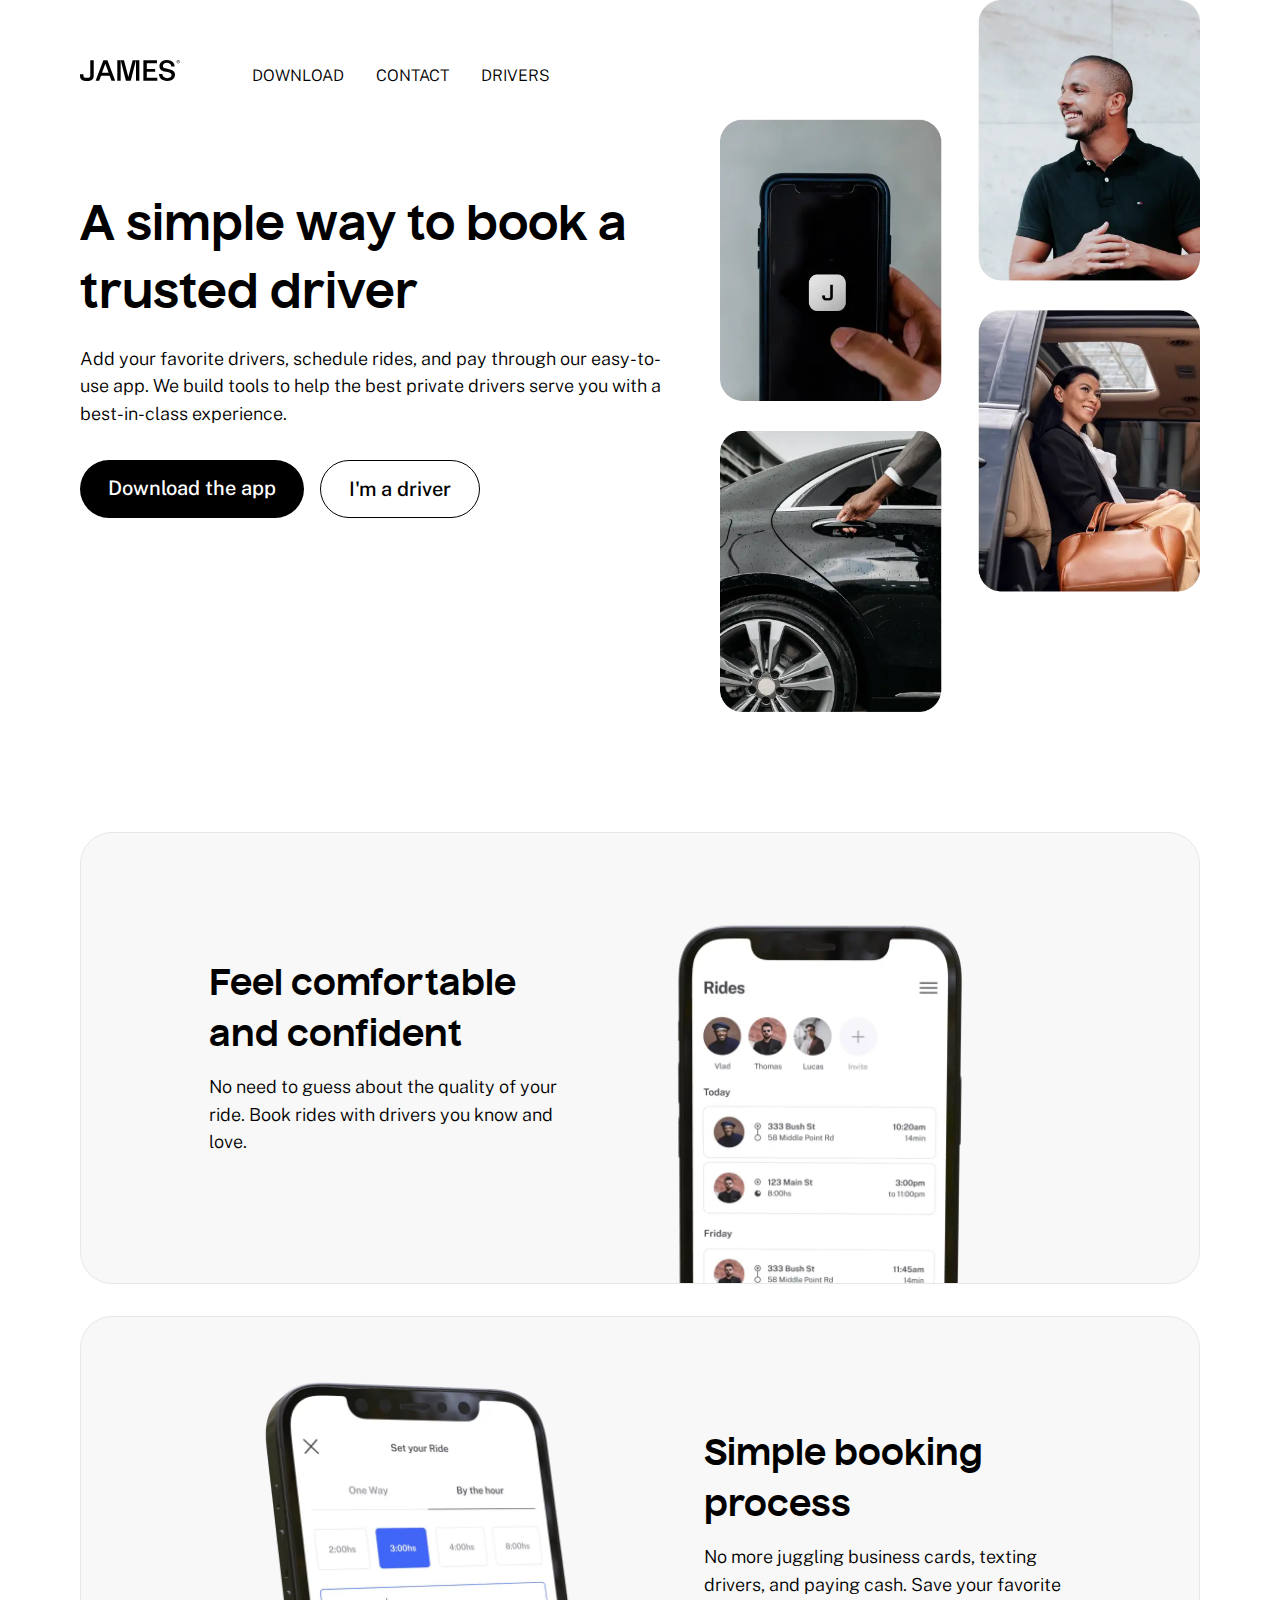
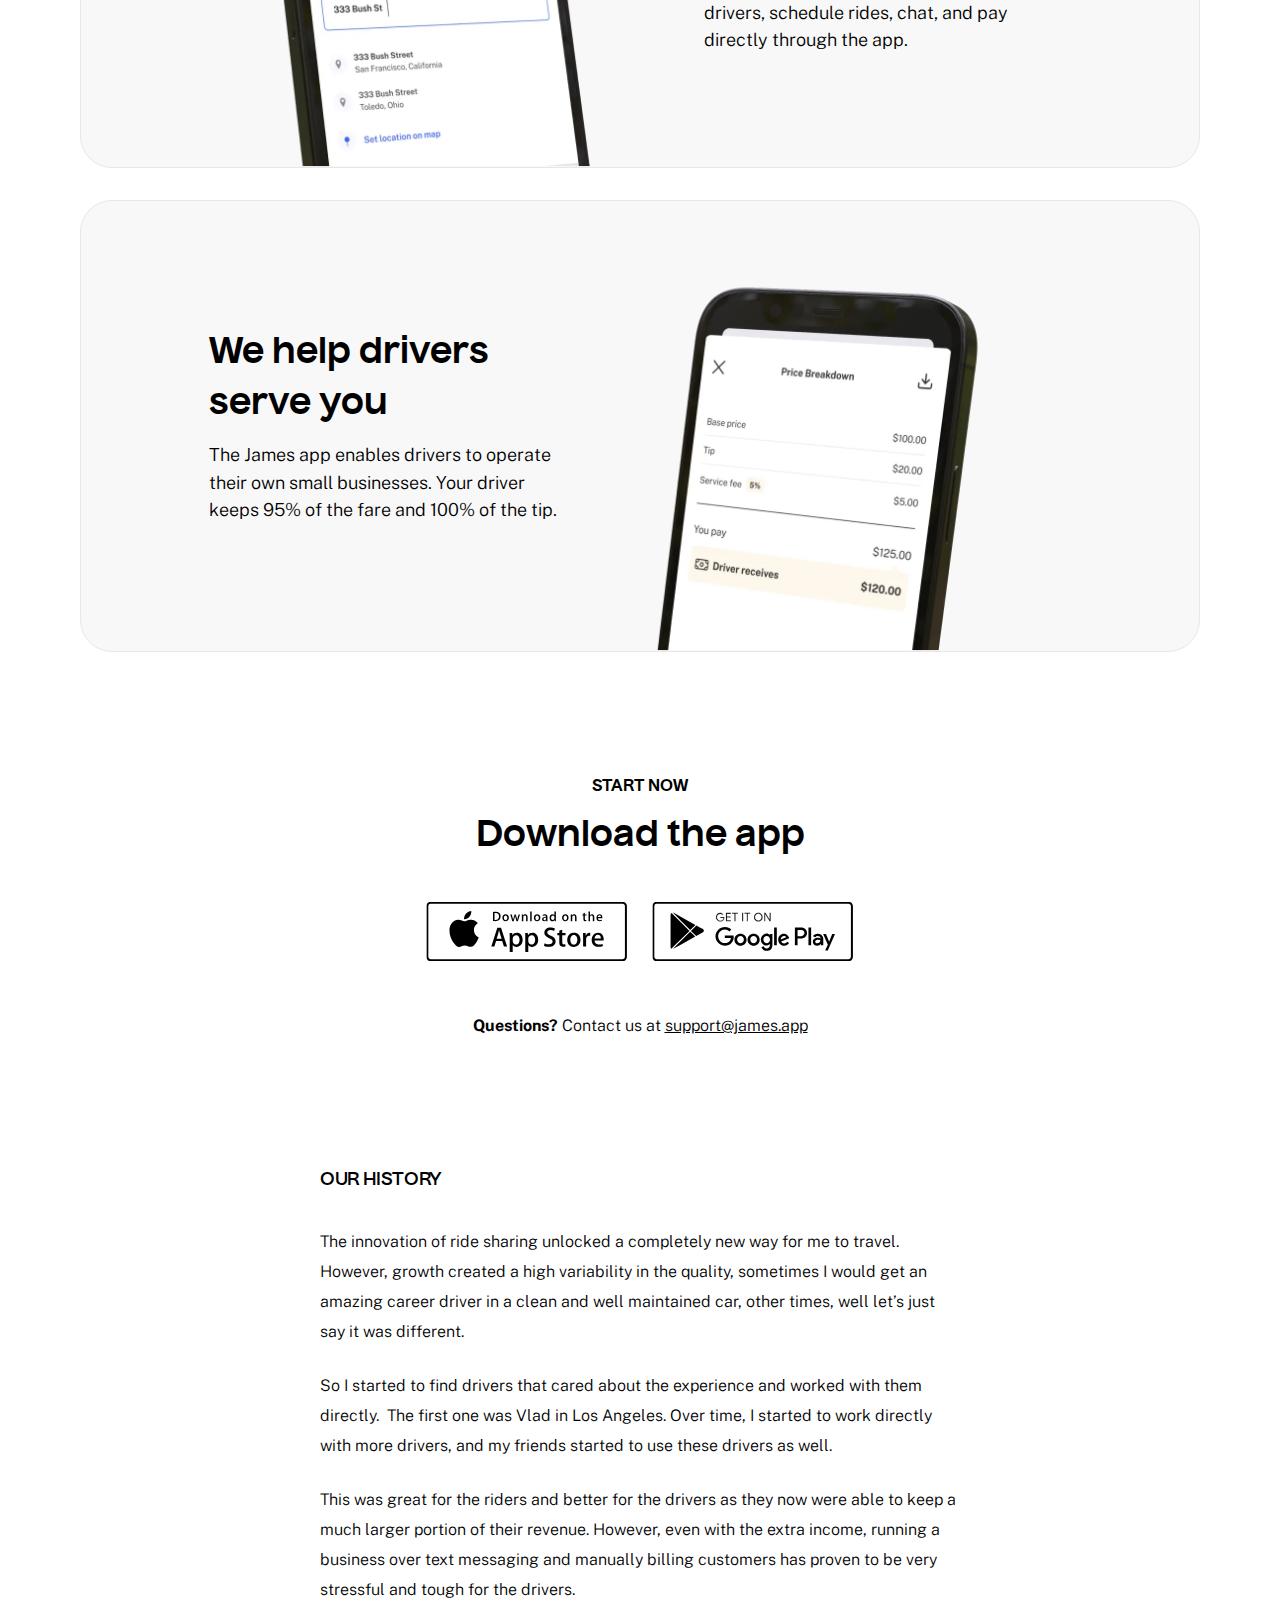
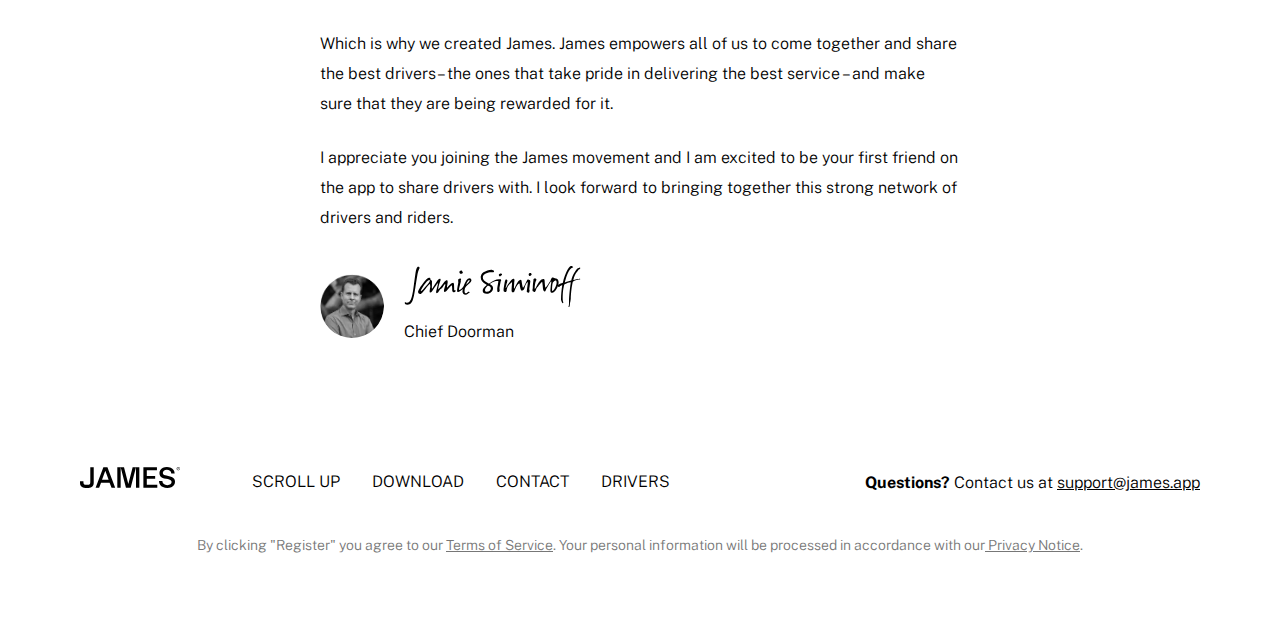
<file: riders/index.html>
<!DOCTYPE html>
<html lang="en">
<head>
    <meta charset="UTF-8"/>
    <meta name="viewport" content="width=device-width, initial-scale=1.0"/>
    <title>Book a Trusted Driver with James</title>
    <meta name="description"
          content="Book trusted drivers effortlessly with our easy-to-use app. Feel comfortable and confident that you will have a high quality ride every time"/>
    <meta name="keywords" content="Ride booking app, Trusted driver service, Black Car Service, Black Car Driver, Black Car Driver app, Simple ride booking, Private driver, Private driver service, Private driver app, Chauffeurs, On-demand driver service, On-demand car service">

    <meta property="og:title" content="Book a Trusted Driver with James" />
    <meta property="og:site_name" content="James rider" />
    <meta property="og:url" content="https://james.app" />
    <meta property="og:description" content="Book trusted drivers effortlessly with our easy-to-use app. Feel comfortable and confident that you will have a high quality ride every time"/>
    <meta property="og:type" content="product">
    <meta property="og:image" content="https://james.app/images/op-riders.png">

    <link rel="stylesheet" href="css/normalize.css">
    <link rel="stylesheet" href="css/style.css">
    <link rel="preconnect" href="https://fonts.googleapis.com">
    <link rel="preconnect" href="https://fonts.gstatic.com" crossorigin>
    <link href="https://fonts.googleapis.com/css2?family=Public+Sans:wght@300;700&display=swap" rel="stylesheet">
    <link rel="preload" href="fonts/hw_nuckle_bold-webfont.woff2" as="font" type="font/woff2" crossorigin>
    <link rel="preload" href="fonts/hw_nuckle_bold-webfont.woff" as="font" type="font/woff" crossorigin>
    <link rel="preload" href="fonts/hw_nuckle_semi_bold-webfont.woff2" as="font" type="font/woff2" crossorigin>
    <link rel="preload" href="fonts/hw_nuckle_semi_bold-webfont.woff" as="font" type="font/woff" crossorigin>
    <script async src="https://www.googletagmanager.com/gtag/js?id=G-YN035PC5S9"></script>
    <link rel="shortcut icon" type="image/x-icon" href="images/favicon.ico">
</head>
<body>
<div class="main">
    <section class="container hero">
        <header id="main-header" class="menu">
            <div class="logo">
                <svg width="100" height="21" viewBox="0 0 100 21" fill="none" xmlns="http://www.w3.org/2000/svg">
                    <path fill-rule="evenodd" clip-rule="evenodd"
                          d="M13.7213 0.149885H10.2912V15.2289C10.2912 16.1473 10.0825 16.7992 9.665 17.2136C9.24751 17.6281 8.62128 17.8353 7.72551 17.8353H5.81541C5.01591 17.8092 4.44643 17.6029 4.05731 17.2167C3.63983 16.8022 3.43108 16.1514 3.43108 15.234V14.234H0V15.7369C0 17.3947 0.477271 18.6672 1.37203 19.5545C2.26679 20.4427 3.54964 20.8863 5.2206 20.8863H5.27937H8.5007C10.1717 20.8863 11.4535 20.4417 12.3493 19.5535C13.244 18.6642 13.7213 17.3907 13.7213 15.7319V0.149885ZM40.6593 0.175034H37.3113V20.8199H40.6603V0.175034L45.9478 20.8199H50.7063L55.9917 0.175034V20.8199H59.3407V0.175034H55.9917H52.6427L48.325 17.0356L44.0073 0.175034H40.6582H40.6593ZM22.0133 12.8418L25.3065 3.85879L28.6292 12.8418H22.0133ZM15.6051 20.824H19.1354L21.0638 15.7289H29.5787L31.5364 20.824H35.1853L27.4426 0.206218H23.3782L15.6051 20.823V20.824ZM98.6715 1.4898C98.6219 1.52903 98.5469 1.54915 98.4476 1.54915H97.9997V1.06026H98.4699C98.5692 1.06026 98.6391 1.08038 98.6786 1.11961C98.7232 1.15381 98.7455 1.21316 98.7455 1.29766C98.7455 1.38619 98.7202 1.45057 98.6705 1.4908L98.6715 1.4898ZM98.9553 1.54211C99.01 1.4727 99.0373 1.38619 99.0373 1.28257C99.0373 1.1347 98.9897 1.02103 98.8955 0.94156C98.8063 0.86209 98.6736 0.822859 98.5003 0.822859H97.7241V2.51988H98.0007V1.78655H98.4263C98.5256 1.78655 98.5976 1.80868 98.6432 1.85294C98.6928 1.89217 98.7182 1.95957 98.7182 2.05312V2.21609C98.7182 2.33982 98.7283 2.44041 98.7475 2.51988H99.0242C98.9988 2.4213 98.9867 2.3197 98.9867 2.21609V2.04608C98.9867 1.93241 98.9664 1.84892 98.9269 1.7946C98.8874 1.73525 98.8225 1.69601 98.7323 1.6759C98.8316 1.65578 98.9066 1.61152 98.9563 1.54211H98.9553ZM99.0222 2.83172C98.8134 2.95545 98.5844 3.01681 98.3351 3.01681C98.0858 3.01681 97.8548 2.95545 97.641 2.83172C97.4323 2.70799 97.2651 2.54302 97.1404 2.33479C97.0209 2.12253 96.9611 1.89519 96.9611 1.65276C96.9611 1.41033 97.0209 1.186 97.1404 0.978779C97.2651 0.766526 97.4312 0.598534 97.641 0.474804C97.8548 0.351073 98.0869 0.289711 98.3351 0.289711C98.5834 0.289711 98.8124 0.351073 99.0222 0.474804C99.2309 0.598534 99.3951 0.763508 99.5146 0.971738C99.6393 1.17896 99.7011 1.4063 99.7011 1.65377C99.7011 1.90123 99.6393 2.12756 99.5146 2.33579C99.3951 2.54302 99.2309 2.709 99.0222 2.83273V2.83172ZM99.164 0.223319C98.9107 0.0754455 98.632 0.00100594 98.328 0.00100594C98.024 0.00100594 97.7433 0.0754455 97.4849 0.223319C97.2316 0.371192 97.03 0.571374 96.88 0.823865C96.731 1.07535 96.6561 1.35198 96.6561 1.65377C96.6561 1.95555 96.731 2.23419 96.88 2.49071C97.029 2.74722 97.2306 2.95042 97.4849 3.09829C97.7433 3.24617 98.025 3.32061 98.328 3.32061C98.631 3.32061 98.9107 3.24617 99.164 3.09829C99.4224 2.95042 99.6271 2.74722 99.7761 2.49071C99.925 2.23419 100 1.95454 100 1.65377C100 1.35299 99.925 1.07535 99.7761 0.823865C99.6271 0.57238 99.4224 0.372198 99.164 0.223319ZM63.3879 0.207224V20.824H77.3028V17.8202H66.7997V11.8409H75.1667V8.9247H66.7997V3.20995H76.9461V0.206218H63.3879V0.207224ZM82.342 14.1093L78.9889 14.05C78.9889 15.405 79.3446 16.6121 80.0569 17.6724C80.7693 18.7326 81.7482 19.5283 82.9945 20.1168C84.2409 20.7063 85.6646 21 87.3265 21C88.81 21 90.1151 20.7344 91.3017 20.2043C92.4589 19.6742 93.379 18.9087 94.0316 17.9369C94.6842 16.9943 95.0104 15.9049 95.0104 14.6676C95.0104 13.4303 94.6841 12.4002 94.0903 11.6337C93.4672 10.8682 92.6666 10.3079 91.7172 9.89644C90.7383 9.51317 89.5811 9.18926 88.2455 8.95387C86.91 8.71848 85.9017 8.51226 85.1894 8.30605C84.477 8.129 83.8842 7.83527 83.4688 7.42283C83.0533 7.03957 82.8456 6.50944 82.8456 5.83244C82.8456 4.88987 83.2013 4.1827 83.9136 3.65257C84.626 3.12244 85.6048 2.85687 86.8208 2.85687C88.0368 2.85687 89.0755 3.18078 89.9064 3.82861C90.7079 4.47643 91.1821 5.33048 91.3007 6.39074H94.6537C94.594 5.15343 94.2089 4.064 93.5563 3.09226C92.8744 2.14969 91.9543 1.38417 90.7971 0.824871C89.6105 0.29474 88.3053 0 86.8218 0C85.3383 0 84.092 0.265568 82.9652 0.76552C81.8373 1.29565 80.977 2.00283 80.3538 2.91521C79.7307 3.85778 79.4338 4.88887 79.4338 6.06682C79.4338 7.36247 79.7307 8.39356 80.3234 9.15908C80.9173 9.95478 81.7178 10.5433 82.6672 10.9265C83.6167 11.3098 84.7739 11.6035 86.1389 11.8399C87.444 12.0753 88.4827 12.3107 89.2244 12.5169C89.9368 12.7523 90.5296 13.047 90.945 13.4595C91.3605 13.8719 91.5976 14.402 91.5976 15.079C91.5976 16.0508 91.1821 16.8163 90.411 17.3464C89.6399 17.8766 88.6012 18.1421 87.3548 18.1421C85.9007 18.1421 84.7141 17.789 83.8245 17.0527C82.9348 16.3163 82.4301 15.3446 82.341 14.1073L82.342 14.1093Z"
                          fill="white"/>
                </svg>
            </div>
            <div class="menu__btn">
                <input data-function='swipe' id='swipe' type='checkbox'>
                <label data-function='swipe' for='swipe'>
                    <svg width="19" height="12" viewBox="0 0 19 12" fill="none" class="open"
                         xmlns="http://www.w3.org/2000/svg">
                        <path d="M18.3039 1.57377H1.5977C1.41309 1.57377 1.23603 1.49087 1.10549 1.3433C0.974949 1.19573 0.901611 0.99558 0.901611 0.786885C0.901611 0.57819 0.974949 0.378043 1.10549 0.230474C1.23603 0.0829039 1.41309 0 1.5977 0H18.3039C18.4885 0 18.6655 0.0829039 18.7961 0.230474C18.9266 0.378043 19 0.57819 19 0.786885C19 0.99558 18.9266 1.19573 18.7961 1.3433C18.6655 1.49087 18.4885 1.57377 18.3039 1.57377Z"
                              fill="white"/>
                        <path d="M18.4551 6.68852H5.3807C5.23622 6.68852 5.09766 6.60561 4.9955 6.45804C4.89333 6.31047 4.83594 6.11033 4.83594 5.90163C4.83594 5.69294 4.89333 5.49279 4.9955 5.34522C5.09766 5.19765 5.23622 5.11475 5.3807 5.11475H18.4551C18.5996 5.11475 18.7382 5.19765 18.8403 5.34522C18.9425 5.49279 18.9999 5.69294 18.9999 5.90163C18.9999 6.11033 18.9425 6.31047 18.8403 6.45804C18.7382 6.60561 18.5996 6.68852 18.4551 6.68852Z"
                              fill="white"/>
                        <path d="M18.6066 12H9.16395C9.0596 12 8.95953 11.9171 8.88574 11.7695C8.81196 11.622 8.77051 11.4218 8.77051 11.2131C8.77051 11.0044 8.81196 10.8043 8.88574 10.6567C8.95953 10.5091 9.0596 10.4262 9.16395 10.4262H18.6066C18.7109 10.4262 18.811 10.5091 18.8848 10.6567C18.9586 10.8043 19 11.0044 19 11.2131C19 11.4218 18.9586 11.622 18.8848 11.7695C18.811 11.9171 18.7109 12 18.6066 12Z"
                              fill="white"/>
                    </svg>
                    <svg width="16" height="16" viewBox="0 0 20 20" fill="none" class="close"
                         xmlns="http://www.w3.org/2000/svg">
                        <path d="M2 2L18 18" stroke="white" stroke-width="3" stroke-linecap="round"
                              stroke-linejoin="round"/>
                        <path d="M2 18L18 2" stroke="white" stroke-width="3" stroke-linecap="round"
                              stroke-linejoin="round"/>
                    </svg>
                </label>
                <div class='sidebar'>
                    <nav>
                        <ul>
                            <li><a href="javascript:goDownloads()">DOWNLOAD</a></li>
                            <li><a href='mailto:support@james.app' target="_blank">CONTACT</a></li>
                            <li><a href="https://drivers.james.app">DRIVERS</a></li>
                        </ul>
                    </nav>
                </div>
            </div>
            <nav>
                <ul>
                    <li><a href="javascript:goDownloads()">DOWNLOAD</a></li>
                    <li><a href="mailto:support@james.app">CONTACT</a></li>
                    <li><a href="https://drivers.james.app">DRIVERS</a></li>
                </ul>
            </nav>
        </header>
        <div class="hero__texts">
            <h1 class="heading1">A simple way to book a trusted driver</h1>
            <p class="text">Add your favorite drivers, schedule rides, and pay through our easy-to-use app. We build
                tools to help the best private drivers serve you with a best-in-class experience.</p>
            <div class="hero__ctas">
                <a href="#downloads" class="btn">Download the app</a>
                <a href="https://drivers.james.app" class="btn btn-outlined">I'm a driver</a>
            </div>
        </div>
        <div class="hero__images">
            <img src="images/james-drivers-hero.webp" class="img-lg" alt=""/>
            <img src="images/james-drivers-hero-sm.webp" class="img-sm" alt=""/>
        </div>
    </section>
    <section class="container banners">
        <div class="banner">
            <div class="banner__texts">
                <h2 class="heading2">Feel comfortable and confident</h2>
                <p class="text">No need to guess about the quality of your ride. Book rides with drivers you know and love.</p>
            </div>
            <div class="banner__image price">
            </div>
        </div>
        <div class="banner right">
            <div class="banner__image earnings"></div>
            <div class="banner__texts">
                <h2 class="heading2">Simple booking process</h2>
                <p class="text">No more juggling business cards, texting drivers, and paying cash. Save your favorite drivers, schedule rides, chat, and pay directly through the app.</p>
            </div>
        </div>
        <div class="banner">
            <div class="banner__texts">
                <h2 class="heading2">We help drivers serve you</h2>
                <p class="text">The James app enables drivers to operate their own small businesses. Your driver keeps 95% of the fare and 100% of the tip.</p>
            </div>
            <div class="banner__image manage"></div>
        </div>
    </section>
    <section class="container downloads" id="downloads">
        <div class="downloads__header">
            <h2 class="heading4">START NOW</h2>
            <h3 class="heading2">Download the app</h3>
        </div>
        <div class="downloads__ctas">
            <a href="https://apps.apple.com/us/app/james-rider/id1643202375" target="_blank" class="store-btn">
                <svg width="202" height="60" viewBox="0 0 202 60" fill="none" xmlns="http://www.w3.org/2000/svg">
                    <g clip-path="url(#clip0_196_901)">
                        <path
                                d="M196.633 1.78174H4.60207C2.78967 1.78174 1.32043 3.24925 1.32043 5.05952V55.8651C1.32043 57.6753 2.78967 59.1429 4.60207 59.1429H196.633C198.446 59.1429 199.915 57.6753 199.915 55.8651V5.05952C199.915 3.24925 198.446 1.78174 196.633 1.78174Z"
                                stroke="white" stroke-width="2"/>
                        <path
                                d="M47.9237 29.0835C47.8857 24.5461 51.6446 22.3344 51.8196 22.2356C49.689 19.1347 46.3867 18.7091 45.2224 18.6787C42.4451 18.3899 39.759 20.3356 38.3437 20.3356C36.9055 20.3356 34.7292 18.7091 32.378 18.7547C29.3571 18.8003 26.5341 20.5484 24.9894 23.2541C21.7935 28.7795 24.1753 36.8966 27.2418 41.3656C28.7712 43.5545 30.5594 45.9943 32.9031 45.9106C35.1934 45.8194 36.0533 44.4513 38.8154 44.4513C41.5548 44.4513 42.3613 45.9106 44.7507 45.8574C47.2085 45.8194 48.7608 43.6609 50.2369 41.4568C52.0099 38.9488 52.7176 36.4786 52.748 36.357C52.6871 36.319 47.9694 34.5178 47.9237 29.0835ZM43.4114 15.7373C44.6441 14.1945 45.4887 12.1044 45.2529 9.97632C43.4723 10.0523 41.2351 11.2075 39.9568 12.7124C38.8231 14.0425 37.8034 16.2161 38.0698 18.2607C40.0634 18.405 42.1255 17.2498 43.4114 15.7373Z"
                                fill="white"/>
                        <path
                                d="M81.1151 45.5838H77.9116L76.1539 40.0812H70.0588L68.3848 45.5838H65.265L71.3067 26.8414H75.0353L81.1151 45.5838ZM75.6288 37.7707L74.0385 32.8761C73.8711 32.3745 73.5515 31.1964 73.0949 29.3419H73.0417C72.859 30.14 72.5547 31.318 72.1514 32.8761L70.5915 37.7707H75.6288ZM96.6232 38.6599C96.6232 40.9553 95.9988 42.7717 94.751 44.1094C93.6319 45.295 92.2397 45.8878 90.5808 45.8878C88.785 45.8878 87.4994 45.2494 86.7159 43.9725V51.0637H83.7099V36.509C83.7099 35.065 83.6722 33.5829 83.5959 32.0704H86.2433L86.4115 34.2138H86.464C87.469 32.6025 88.9909 31.7892 91.0296 31.7892C92.6278 31.7892 93.9593 32.4201 95.025 33.6817C96.0899 34.9434 96.6232 36.6079 96.6232 38.6599ZM93.5638 38.7739C93.5638 37.4591 93.2669 36.3723 92.6737 35.521C92.0264 34.6318 91.1519 34.1909 90.0558 34.1909C89.3182 34.1909 88.6406 34.4417 88.0392 34.9282C87.4387 35.4222 87.0424 36.0683 86.8603 36.8586C86.7766 37.1551 86.7307 37.4666 86.7233 37.7707V40.028C86.7233 41.0084 87.0277 41.8368 87.629 42.5209C88.2296 43.1973 89.0139 43.5393 89.9795 43.5393C91.1133 43.5393 91.996 43.0985 92.6278 42.2321C93.2439 41.3505 93.5638 40.2028 93.5638 38.7739ZM112.191 38.6599C112.191 40.9553 111.568 42.7717 110.319 44.1094C109.201 45.295 107.809 45.8878 106.15 45.8878C104.354 45.8878 103.067 45.2494 102.284 43.9725V51.0637H99.278V36.509C99.278 35.065 99.2403 33.5829 99.164 32.0704H101.812L101.98 34.2138H102.033C103.037 32.6025 104.559 31.7892 106.598 31.7892C108.197 31.7892 109.528 32.4201 110.593 33.6817C111.651 34.9434 112.191 36.6079 112.191 38.6599ZM109.125 38.7739C109.125 37.4591 108.828 36.3723 108.234 35.521C107.588 34.6318 106.713 34.1909 105.617 34.1909C104.879 34.1909 104.201 34.4417 103.593 34.9282C102.992 35.4222 102.596 36.0683 102.414 36.8586C102.322 37.2311 102.269 37.5351 102.269 37.7707V40.028C102.269 41.0084 102.574 41.8368 103.174 42.5209C103.775 43.1973 104.559 43.5393 105.534 43.5393C106.667 43.5393 107.549 43.0985 108.181 42.2321C108.813 41.3505 109.125 40.2028 109.125 38.7739ZM129.594 40.332C129.594 41.9281 129.038 43.2277 127.927 44.2234C126.71 45.3178 124.998 45.865 122.814 45.865C120.797 45.865 119.177 45.4775 117.951 44.6946L118.644 42.1941C119.96 42.9769 121.413 43.3645 122.989 43.3645C124.122 43.3645 125.005 43.1061 125.637 42.5969C126.269 42.0877 126.588 41.4037 126.588 40.5524C126.588 39.7924 126.322 39.154 125.804 38.6295C125.287 38.1127 124.427 37.6263 123.217 37.1855C119.93 35.9618 118.286 34.1681 118.286 31.8197C118.286 30.2844 118.864 29.0228 120.029 28.0423C121.185 27.0618 122.723 26.5679 124.64 26.5679C126.345 26.5679 127.767 26.8643 128.901 27.4571L128.148 29.9044C127.082 29.3268 125.888 29.0455 124.541 29.0455C123.483 29.0455 122.646 29.3039 122.053 29.8207C121.55 30.2844 121.299 30.8468 121.299 31.5157C121.299 32.2529 121.589 32.8685 122.167 33.3473C122.669 33.7882 123.574 34.2746 124.891 34.7914C126.504 35.445 127.691 36.1974 128.453 37.0715C129.213 37.9455 129.594 39.0324 129.594 40.332ZM139.562 34.3278H136.244V40.8868C136.244 42.5589 136.83 43.3873 138.002 43.3873C138.542 43.3873 138.983 43.3417 139.341 43.2505L139.425 45.5306C138.832 45.7511 138.055 45.865 137.089 45.865C135.902 45.865 134.973 45.5002 134.304 44.7782C133.634 44.0561 133.299 42.8401 133.299 41.1377V34.3278H131.329V32.0781H133.299V29.6004L136.252 28.7111V32.0781H139.569L139.562 34.3278ZM154.483 38.7207C154.483 40.7956 153.89 42.5057 152.703 43.8358C151.463 45.2114 149.812 45.8955 147.749 45.8955C145.763 45.8955 144.181 45.2342 143.001 43.927C141.822 42.6121 141.236 40.9476 141.236 38.9488C141.236 36.8511 141.845 35.141 143.062 33.8033C144.28 32.4657 145.916 31.8044 147.977 31.8044C149.964 31.8044 151.562 32.4657 152.764 33.7805C153.905 35.0498 154.483 36.6991 154.483 38.7207ZM151.364 38.7891C151.364 37.5503 151.097 36.4863 150.557 35.6046C149.926 34.533 149.028 33.9933 147.856 33.9933C146.653 33.9933 145.725 34.533 145.101 35.6046C144.561 36.4938 144.295 37.5731 144.295 38.85C144.295 40.0888 144.561 41.1528 145.101 42.0421C145.748 43.1137 146.661 43.6534 147.833 43.6534C148.982 43.6534 149.88 43.1061 150.535 42.0193C151.09 41.0997 151.364 40.028 151.364 38.7891ZM164.262 34.7154C163.949 34.6622 163.63 34.6318 163.31 34.6318C162.253 34.6318 161.439 35.027 160.86 35.8251C160.358 36.5318 160.107 37.4211 160.107 38.4928V45.5838H157.101V36.3266C157.101 34.9054 157.078 33.4917 157.017 32.0704H159.635L159.741 34.6546H159.825C160.145 33.7653 160.64 33.0509 161.332 32.5113C161.956 32.04 162.724 31.7892 163.508 31.7892C163.79 31.7892 164.033 31.8121 164.262 31.8425V34.7154ZM177.707 38.1887C177.715 38.6448 177.676 39.1008 177.601 39.5492H168.576C168.607 40.8868 169.048 41.9052 169.885 42.6121C170.645 43.2429 171.627 43.5545 172.837 43.5545C174.176 43.5545 175.394 43.3417 176.49 42.9161L176.962 44.9986C175.683 45.5534 174.169 45.8346 172.426 45.8346C170.326 45.8346 168.682 45.219 167.48 43.9878C166.286 42.7565 165.684 41.0997 165.684 39.0247C165.684 36.9878 166.24 35.293 167.359 33.9402C168.523 32.4961 170.105 31.774 172.092 31.774C174.039 31.774 175.515 32.4961 176.52 33.9402C177.304 35.0878 177.707 36.5014 177.707 38.1887ZM174.838 37.4135C174.861 36.5243 174.664 35.7566 174.253 35.103C173.735 34.267 172.928 33.849 171.855 33.849C170.874 33.849 170.075 34.2593 169.458 35.0726C168.956 35.7186 168.66 36.5014 168.568 37.4059L174.838 37.4135Z"
                                fill="white"/>
                        <path
                                d="M69.1914 20.2216C68.3545 20.2216 67.6316 20.1836 67.0304 20.1152V11.048C67.8751 10.9188 68.7273 10.8503 69.5796 10.858C73.0265 10.858 74.6169 12.5528 74.6169 15.3117C74.6092 18.4963 72.7374 20.2216 69.1914 20.2216ZM69.7012 12.0208C69.2371 12.0208 68.8414 12.0512 68.5143 12.1196V19.0055C68.6893 19.0359 69.0317 19.0435 69.5111 19.0435C71.771 19.0435 73.057 17.7591 73.057 15.3574C73.0493 13.2065 71.8852 12.0208 69.7012 12.0208ZM79.5629 20.2899C77.6225 20.2899 76.3593 18.8383 76.3593 16.8698C76.3593 14.8177 77.6453 13.3585 79.6694 13.3585C81.5869 13.3585 82.8731 14.7417 82.8731 16.7634C82.8731 18.8383 81.5489 20.2899 79.5629 20.2899ZM79.6161 14.4377C78.5508 14.4377 77.866 15.4333 77.866 16.8318C77.866 18.1999 78.5661 19.1955 79.6009 19.1955C80.6434 19.1955 81.3358 18.1314 81.3358 16.8014C81.3434 15.4486 80.6586 14.4377 79.6161 14.4377ZM93.9519 13.4953L91.8747 20.1379H90.5202L89.6604 17.2574C89.4471 16.5506 89.2649 15.8362 89.1279 15.1142H89.0976C88.9909 15.8362 88.785 16.5658 88.5643 17.2574L87.6512 20.1379H86.2819L84.3261 13.4953H85.8479L86.6011 16.6494C86.7766 17.4018 86.9284 18.1087 87.0507 18.7851H87.081C87.1877 18.2226 87.3698 17.531 87.629 16.6646L88.5725 13.4953H89.7744L90.6801 16.5962C90.9008 17.3486 91.0756 18.0859 91.2126 18.7851H91.2503C91.3496 18.101 91.494 17.379 91.6999 16.5962L92.5064 13.4953H93.9519ZM101.615 20.1379H100.139V16.3226C100.139 15.1446 99.689 14.5593 98.7989 14.5593C97.9243 14.5593 97.323 15.3117 97.323 16.1858V20.1379H95.8471V15.3953C95.8471 14.8102 95.8315 14.1793 95.7937 13.4953H97.0949L97.163 14.5213H97.2007C97.597 13.8145 98.4035 13.3585 99.3092 13.3585C100.701 13.3585 101.622 14.4226 101.622 16.163L101.615 20.1379ZM105.685 20.1379H104.209V10.4475H105.685V20.1379ZM111.08 20.2899C109.14 20.2899 107.877 18.8383 107.877 16.8698C107.877 14.8177 109.163 13.3585 111.187 13.3585C113.104 13.3585 114.391 14.7417 114.391 16.7634C114.391 18.8383 113.059 20.2899 111.08 20.2899ZM111.134 14.4377C110.068 14.4377 109.384 15.4333 109.384 16.8318C109.384 18.1999 110.084 19.1955 111.118 19.1955C112.161 19.1955 112.853 18.1314 112.853 16.8014C112.853 15.4486 112.176 14.4377 111.134 14.4377ZM120.219 20.1379L120.112 19.3703H120.075C119.626 19.9859 118.964 20.2823 118.127 20.2823C116.932 20.2823 116.087 19.4463 116.087 18.3291C116.087 16.6874 117.51 15.8438 119.975 15.8438V15.7222C119.975 14.8481 119.512 14.4073 118.599 14.4073C117.944 14.4073 117.366 14.5746 116.863 14.9014L116.566 13.9285C117.183 13.5485 117.951 13.3509 118.85 13.3509C120.584 13.3509 121.467 14.2629 121.467 16.0945V18.5419C121.467 19.2107 121.497 19.7351 121.566 20.1303L120.219 20.1379ZM120.014 16.8318C118.37 16.8318 117.549 17.227 117.549 18.1695C117.549 18.8687 117.974 19.2107 118.56 19.2107C119.314 19.2107 120.014 18.6406 120.014 17.8578V16.8318ZM128.627 20.1379L128.559 19.0739H128.521C128.095 19.8796 127.379 20.2899 126.383 20.2899C124.777 20.2899 123.59 18.8839 123.59 16.9002C123.59 14.8253 124.823 13.3585 126.504 13.3585C127.395 13.3585 128.026 13.6549 128.376 14.2629H128.407V10.4475H129.883V18.3443C129.883 18.9827 129.898 19.5907 129.936 20.1303H128.627V20.1379ZM128.414 16.2314C128.414 15.3041 127.798 14.5061 126.854 14.5061C125.758 14.5061 125.089 15.479 125.089 16.8394C125.089 18.1771 125.781 19.0967 126.824 19.0967C127.752 19.0967 128.414 18.2911 128.414 17.3335V16.2314ZM139.273 20.2899C137.333 20.2899 136.069 18.8383 136.069 16.8698C136.069 14.8177 137.355 13.3585 139.38 13.3585C141.297 13.3585 142.582 14.7417 142.582 16.7634C142.582 18.8383 141.259 20.2899 139.273 20.2899ZM139.326 14.4377C138.261 14.4377 137.575 15.4333 137.575 16.8318C137.575 18.1999 138.276 19.1955 139.311 19.1955C140.353 19.1955 141.046 18.1314 141.046 16.8014C141.053 15.4486 140.368 14.4377 139.326 14.4377ZM150.535 20.1379H149.058V16.3226C149.058 15.1446 148.609 14.5593 147.719 14.5593C146.844 14.5593 146.243 15.3117 146.243 16.1858V20.1379H144.766V15.3953C144.766 14.8102 144.752 14.1793 144.713 13.4953H146.014L146.083 14.5213H146.121C146.517 13.8145 147.324 13.3585 148.228 13.3585C149.622 13.3585 150.542 14.4226 150.542 16.163V20.1379H150.535ZM160.472 14.6049H158.844V17.8274C158.844 18.6483 159.125 19.0587 159.704 19.0587C159.962 19.0587 160.183 19.0283 160.358 18.9903L160.396 20.1075C160.107 20.214 159.727 20.2748 159.247 20.2748C158.082 20.2748 157.383 19.6364 157.383 17.949V14.5973H156.409V13.4876H157.383V12.2716L158.836 11.8308V13.4876H160.465L160.472 14.6049ZM168.302 20.1379H166.826V16.353C166.826 15.1673 166.377 14.5669 165.487 14.5669C164.718 14.5669 164.011 15.0838 164.011 16.1402V20.1456H162.534V10.4475H164.011V14.4377H164.041C164.505 13.7157 165.182 13.3585 166.042 13.3585C167.45 13.3585 168.31 14.4529 168.31 16.1858L168.302 20.1379ZM176.314 17.1738H171.878C171.909 18.4279 172.738 19.1423 173.971 19.1423C174.625 19.1423 175.234 19.0359 175.766 18.8307L175.995 19.8567C175.363 20.1303 174.625 20.2672 173.765 20.2672C171.688 20.2672 170.456 18.9523 170.456 16.923C170.456 14.8861 171.718 13.3585 173.598 13.3585C175.295 13.3585 176.36 14.6125 176.36 16.5126C176.375 16.7254 176.36 16.9534 176.314 17.1738ZM174.96 16.1174C174.96 15.0913 174.443 14.3693 173.5 14.3693C172.647 14.3693 171.978 15.1065 171.886 16.1174H174.96Z"
                                fill="white"/>
                    </g>
                    <defs>
                        <clipPath id="clip0_196_901">
                            <rect width="201" height="59" fill="white" transform="translate(0.5 0.962402)"/>
                        </clipPath>
                    </defs>
                </svg>
            </a>
            <a href="https://play.google.com/store/apps/details?id=com.hdw.james.rider" target="_blank"
               class="store-btn">
                <svg width="202" height="60" viewBox="0 0 202 60" fill="none" xmlns="http://www.w3.org/2000/svg">
                    <g clip-path="url(#clip0_196_887)">
                        <path
                                d="M196.633 1.78174H4.60207C2.78967 1.78174 1.32043 3.24925 1.32043 5.05952V55.8651C1.32043 57.6753 2.78967 59.1429 4.60207 59.1429H196.633C198.446 59.1429 199.915 57.6753 199.915 55.8651V5.05952C199.915 3.24925 198.446 1.78174 196.633 1.78174Z"
                                stroke="white" stroke-width="2"/>
                        <path
                                d="M72.3813 16.4135C72.3813 17.5425 72.0988 18.5304 71.3923 19.2361C70.5445 20.0828 69.5555 20.5062 68.2839 20.5062C67.0123 20.5062 66.0232 20.0828 65.1754 19.2361C64.3277 18.3893 63.9038 17.4014 63.9038 16.1313C63.9038 14.8611 64.3277 13.8733 65.1754 13.0265C66.0232 12.1798 67.0123 11.7563 68.2839 11.7563C68.8491 11.7563 69.4142 11.8975 69.9793 12.1798C70.5445 12.462 70.9684 12.7443 71.251 13.1676L70.5445 13.8732C69.9793 13.1676 69.2729 12.8854 68.2839 12.8854C67.4361 12.8854 66.5883 13.1676 66.0232 13.8732C65.3167 14.4377 65.0342 15.2845 65.0342 16.2724C65.0342 17.2603 65.3167 18.107 66.0232 18.6716C66.7296 19.2361 67.4361 19.6594 68.2839 19.6594C69.2729 19.6594 69.9793 19.3772 70.6859 18.6716C71.1097 18.2481 71.3923 17.6836 71.3923 16.978H68.2839V15.9902H72.3813C72.3813 15.9902 72.3813 16.1313 72.3813 16.4135Z"
                                fill="white" stroke="white" stroke-width="0.2" stroke-miterlimit="10"/>
                        <path
                                d="M78.8814 12.8854H75.0665V15.5668H78.5988V16.5547H75.0665V19.2361H78.8814V20.2239H73.9362V11.7563H78.8814V12.8854Z"
                                fill="white" stroke="white" stroke-width="0.2" stroke-miterlimit="10"/>
                        <path d="M83.5442 20.2239H82.4135V12.7443H80.0115V11.7563H85.9455V12.7443H83.5442V20.2239Z"
                              fill="white" stroke="white" stroke-width="0.2" stroke-miterlimit="10"/>
                        <path d="M90.0435 20.2239V11.7563H91.1732V20.2239H90.0435Z" fill="white" stroke="white"
                              stroke-width="0.2" stroke-miterlimit="10"/>
                        <path
                                d="M95.9774 20.2239H94.8477V12.7443H92.4456V11.7563H98.2385V12.7443H95.8363V20.2239H95.9774Z"
                                fill="white" stroke="white" stroke-width="0.2" stroke-miterlimit="10"/>
                        <path
                                d="M109.4 19.2361C108.553 20.0828 107.563 20.5062 106.292 20.5062C105.02 20.5062 104.031 20.0828 103.183 19.2361C102.336 18.3893 101.911 17.4014 101.911 16.1313C101.911 14.8611 102.336 13.8733 103.183 13.0265C104.031 12.1798 105.02 11.7563 106.292 11.7563C107.563 11.7563 108.553 12.1798 109.4 13.0265C110.248 13.8733 110.672 14.8611 110.672 16.1313C110.672 17.2603 110.248 18.3893 109.4 19.2361ZM104.031 18.5304C104.597 19.095 105.444 19.5183 106.292 19.5183C107.14 19.5183 107.987 19.2361 108.553 18.5304C109.118 17.9659 109.541 17.1192 109.541 16.1313C109.541 15.1434 109.259 14.2966 108.553 13.7321C107.987 13.1676 107.14 12.7443 106.292 12.7443C105.444 12.7443 104.597 13.0265 104.031 13.7321C103.466 14.2966 103.042 15.1434 103.042 16.1313C103.042 16.978 103.325 17.8248 104.031 18.5304Z"
                                fill="white" stroke="white" stroke-width="0.2" stroke-miterlimit="10"/>
                        <path
                                d="M112.226 20.2239V11.7563H113.498L117.595 18.3893V16.6958V11.7563H118.726V20.2239H117.595L113.215 13.3088V15.0022V20.2239H112.226Z"
                                fill="white" stroke="white" stroke-width="0.2" stroke-miterlimit="10"/>
                        <path
                                d="M101.628 32.6429C98.2376 32.6429 95.5533 35.1832 95.5533 38.7114C95.5533 42.0984 98.2376 44.7798 101.628 44.7798C105.019 44.7798 107.704 42.2395 107.704 38.7114C107.704 35.1832 105.019 32.6429 101.628 32.6429ZM101.628 42.2395C99.7915 42.2395 98.2376 40.6872 98.2376 38.5703C98.2376 36.4533 99.7915 34.901 101.628 34.901C103.465 34.901 105.019 36.3122 105.019 38.5703C105.019 40.8283 103.465 42.2395 101.628 42.2395ZM88.4879 32.6429C85.0972 32.6429 82.4127 35.1832 82.4127 38.7114C82.4127 42.0984 85.0972 44.7798 88.4879 44.7798C91.8795 44.7798 94.5639 42.2395 94.5639 38.7114C94.5639 35.1832 91.8795 32.6429 88.4879 32.6429ZM88.4879 42.2395C86.6518 42.2395 85.0972 40.6872 85.0972 38.5703C85.0972 36.4533 86.6518 34.901 88.4879 34.901C90.3248 34.901 91.8795 36.3122 91.8795 38.5703C91.8795 40.8283 90.3248 42.2395 88.4879 42.2395ZM72.8048 34.4776V37.0179H78.8804C78.7391 38.4292 78.1739 39.5581 77.4675 40.2638C76.6197 41.1105 75.2067 42.0984 72.8048 42.0984C68.9899 42.0984 66.164 39.1347 66.164 35.3244C66.164 31.514 69.1312 28.5503 72.8048 28.5503C74.7829 28.5503 76.3371 29.397 77.4675 30.3849L79.3043 28.5503C77.75 27.139 75.7719 26.01 72.9461 26.01C67.8596 26.01 63.4795 30.2438 63.4795 35.3244C63.4795 40.4049 67.8596 44.6387 72.9461 44.6387C75.7719 44.6387 77.75 43.792 79.4455 41.9573C81.1411 40.2638 81.7062 37.8646 81.7062 36.03C81.7062 35.4655 81.7062 34.901 81.5649 34.4776H72.8048ZM136.952 36.4533C136.387 35.0421 134.973 32.6429 131.865 32.6429C128.757 32.6429 126.214 35.0421 126.214 38.7114C126.214 42.0984 128.757 44.7798 132.148 44.7798C134.832 44.7798 136.528 43.0863 137.093 42.0984L135.115 40.6872C134.409 41.675 133.56 42.3806 132.148 42.3806C130.735 42.3806 129.887 41.8162 129.18 40.5461L137.234 37.159L136.952 36.4533ZM128.757 38.4292C128.757 36.1711 130.594 34.901 131.865 34.901C132.854 34.901 133.843 35.4655 134.126 36.1711L128.757 38.4292ZM122.116 44.2153H124.8V26.5745H122.116V44.2153ZM117.877 33.9131C117.17 33.2074 116.041 32.5018 114.627 32.5018C111.66 32.5018 108.834 35.1832 108.834 38.5703C108.834 41.9573 111.519 44.4976 114.627 44.4976C116.041 44.4976 117.17 43.792 117.735 43.0863H117.877V43.9331C117.877 46.191 116.606 47.4612 114.627 47.4612C113.073 47.4612 111.943 46.3322 111.66 45.3443L109.399 46.3322C110.106 47.8846 111.801 49.8603 114.769 49.8603C117.877 49.8603 120.421 48.0257 120.421 43.6508V32.9252H117.877V33.9131ZM114.769 42.2395C112.932 42.2395 111.377 40.6872 111.377 38.5703C111.377 36.4533 112.932 34.901 114.769 34.901C116.606 34.901 118.019 36.4533 118.019 38.5703C118.019 40.6872 116.606 42.2395 114.769 42.2395ZM149.244 26.5745H142.886V44.2153H145.57V37.5824H149.244C152.211 37.5824 155.037 35.4655 155.037 32.0785C155.037 28.6914 152.211 26.5745 149.244 26.5745ZM149.385 35.1832H145.57V29.1148H149.385C151.363 29.1148 152.494 30.8083 152.494 32.0785C152.353 33.4897 151.222 35.1832 149.385 35.1832ZM165.634 32.6429C163.655 32.6429 161.677 33.4897 160.971 35.3244L163.373 36.3122C163.938 35.3244 164.786 35.0421 165.775 35.0421C167.188 35.0421 168.46 35.8889 168.601 37.3001V37.4413C168.177 37.159 167.047 36.7356 165.916 36.7356C163.373 36.7356 160.83 38.1469 160.83 40.6872C160.83 43.0863 162.949 44.6387 165.21 44.6387C167.047 44.6387 167.894 43.792 168.601 42.9452H168.742V44.3565H171.285V37.5824C171.003 34.3365 168.601 32.6429 165.634 32.6429ZM165.351 42.2395C164.504 42.2395 163.232 41.8162 163.232 40.6872C163.232 39.2759 164.786 38.8525 166.058 38.8525C167.188 38.8525 167.753 39.1348 168.46 39.417C168.177 41.1106 166.764 42.2395 165.351 42.2395ZM180.187 32.9252L177.22 40.5461H177.079L173.97 32.9252H171.144L175.807 43.6508L173.122 49.5781H175.807L183.013 32.9252H180.187ZM156.45 44.2153H159.134V26.5745H156.45V44.2153Z"
                                fill="white"/>
                        <path
                                d="M19.3967 47.7435C18.8315 47.4613 18.549 46.7556 18.549 46.05C18.549 45.9088 18.549 45.6266 18.549 45.4855C18.549 35.0422 18.549 24.5988 18.549 14.2965C18.549 13.732 18.6902 13.3087 18.8315 12.7442C18.9729 12.4619 19.2554 12.1797 19.538 11.8975C25.6136 17.9659 31.5478 24.0343 37.4821 30.1027C31.4066 35.7477 25.4723 41.6751 19.3967 47.7435Z"
                                fill="white"/>
                        <path
                                d="M43.4161 23.8932C41.7206 25.5868 39.8838 27.2802 38.1883 29.1149C32.5366 23.3287 26.7436 17.5425 21.0919 11.7563C21.0919 11.7563 21.0919 11.6152 21.2332 11.6152C28.5804 15.7079 35.9276 19.8006 43.4161 23.8932Z"
                                fill="white"/>
                        <path
                                d="M21.0919 47.7435C26.7436 42.0984 32.5366 36.4534 38.1883 30.8083C39.7425 32.3607 41.438 33.9131 43.2749 35.6066C35.9276 39.6993 28.5804 43.792 21.2332 47.7435H21.0919Z"
                                fill="white"/>
                        <path
                                d="M44.2645 35.0422C42.4277 33.3487 40.7322 31.6552 38.8954 29.9617C40.7322 28.1271 42.569 26.2924 44.4057 24.4578C44.9709 24.74 45.5361 25.0223 46.1013 25.4456C47.5142 26.2924 49.0684 26.998 50.4814 27.8448C50.9053 27.9859 51.1878 28.2682 51.4704 28.6915C52.0355 29.3971 52.0355 30.1028 51.4704 30.8085C51.1878 31.0907 50.9053 31.373 50.4814 31.5141C48.5033 32.7842 46.3839 33.9133 44.2645 35.0422Z"
                                fill="white"/>
                    </g>
                    <defs>
                        <clipPath id="clip0_196_887">
                            <rect width="201" height="59" fill="white" transform="translate(0.5 0.962402)"/>
                        </clipPath>
                    </defs>
                </svg>
            </a>
        </div>
        <p>
            <strong>Questions?</strong> Contact us at <a href="mailto:support@james.app" target="_blank">support@james.app</a>
        </p>
    </section>
    <!--
    <section class="testimonials container">
        <div class="testimonials__texts">
            <h2 class="heading4">testimonials</h2>
            <h3 class="heading2">What our riders say</h3>
        </div>
        <div class="testimonials__slider">
            <div class="testimonials__slide">
                <div class="testimonials__quote">
                    Finally! A way to book rides directly with my favorite drivers. It's so simple I can't believe this didn't exist.
                </div>
                <div class="testimonials__avatar">
                    <div class="avatar">
                        <div class="avatar__image">
                            <img src="images/avatar-micah.webp" alt="">
                        </div>
                        <div class="avatar__texts">
                            <p class="avatar__name">Micah S.</p>
                        </div>
                    </div>
                </div>
            </div>
            <div class="testimonials__slide">
                <div class="testimonials__quote">
                    Booking rides with drivers I know and trust ensures I have a consistently high quality experience every time.
                </div>
                <div class="testimonials__avatar">
                    <div class="avatar">
                        <div class="avatar__image">
                            <img src="images/avatar-claire.webp" alt="">
                        </div>
                        <div class="avatar__texts">
                            <p class="avatar__name">Claire D.</p>
                        </div>
                    </div>
                </div>
            </div>
        </div>
    </section> -->
    <section class="container history">
        <h2 class="heading3">OUR HISTORY</h2>
        <div class="history__inner">
            <p>
                The innovation of ride sharing unlocked a completely new way for me to travel. However, growth
                created a high variability in the quality, sometimes I would get an amazing career driver in a
                clean and well maintained car, other times, well let’s just say it was different.
            </p>
            <p>
                So I started to find drivers that cared about the experience and worked with them directly.  The
                first one was Vlad in Los Angeles. Over time, I started to work directly with more drivers, and
                my friends started to use these drivers as well. </p>
            <p>
                This was great for the riders and better for the drivers as they now were able to keep a much
                larger portion of their revenue. However, even with the extra income, running a business over
                text messaging and manually billing customers has proven to be very stressful and tough for the
                drivers. </p>
            <p>
                Which is why we created James. James empowers all of us to come together and share the best
                drivers– the ones that take pride in delivering the best service – and make sure that they are
                being rewarded for it.
            </p>
            <p>
                I appreciate you joining the James movement and I am excited to be your first friend on the app
                to share drivers with. I look forward to bringing together this strong network of drivers and
                riders.
            </p>
        </div>
        <div class="avatar">
            <div class="avatar__image">
                <img src="../drivers/images/jamie.webp" width="73" height="73" alt="">
            </div>
            <div class="avatar__texts">
                <svg width="177" height="42" viewBox="0 0 177 42" fill="none"
                     xmlns="http://www.w3.org/2000/svg">
                    <g clip-path="url(#clip0_190_799)">
                        <path
                                d="M0.5 37.7576C0.5 37.628 0.58321 37.1687 1.30832 37.1687C1.65305 37.1687 2.16419 37.6398 3.15082 37.6398C8.54755 37.6398 8.92793 26.0618 11.3291 9.23075C12.1018 3.8481 12.9577 1.68091 14.1582 1.68091C15.3588 1.68091 15.6085 2.39938 15.6085 3.00007C15.6085 3.29452 15.0498 4.40168 14.8834 4.69613C14.503 5.28504 13.6828 8.30027 13.552 9.10119C9.70059 31.8685 9.91456 39.6657 3.57875 39.6657C1.09435 39.6657 0.5 38.3112 0.5 37.7576Z"
                                fill="white"/>
                        <path
                                d="M48.0364 20.8912C47.9888 20.5967 47.7392 20.5143 47.6085 20.5143C47.0141 20.5143 45.7303 22.0808 43.5431 24.8369C42.3425 26.321 41.2726 27.0394 40.6307 27.0394C40.0721 27.0394 39.9413 26.2385 39.9413 25.5554C39.9413 24.4129 41.3083 20.8441 41.3915 19.572C41.3915 19.3129 40.7972 19.148 40.7021 19.36C40.2266 19.784 39.4183 21.3977 38.4792 22.5401C37.4094 24.1538 36.9339 23.4706 35.9116 24.8251C34.4614 26.7332 33.9383 28.1701 32.8685 28.1701C32.3098 28.1701 32.0958 27.6637 32.0958 27.063C32.0958 26.2621 32.393 25.414 32.607 24.778C32.8209 23.8004 33.974 18.9713 33.974 18.4649C33.974 18.1704 33.8908 18.1704 33.6293 18.3824C32.607 19.1009 32.393 19.9489 31.4896 21.3034C30.7169 22.4459 28.8744 25.2845 27.9354 26.5212C27.4599 27.1572 26.8655 27.5812 26.1761 27.5812C25.8313 27.5812 25.6174 26.9452 25.6174 26.2267C25.6174 25.0842 25.867 25.5083 25.867 24.1538C25.867 23.7297 26.2949 22.1161 26.2949 21.6568C26.2474 20.8087 26.0334 19.5838 26.0334 19.3247C26.0334 19.1598 25.9027 18.9831 25.7719 18.9831C25.6055 18.9831 25.5104 19.1127 25.4272 19.2422C25.2132 19.5367 24.8685 19.7958 24.6545 20.0432C21.1003 24.0242 22.0394 23.5177 18.9606 26.9923C18.0572 27.8403 16.7377 29.1124 16.0958 29.1124C15.1092 29.1124 14.0869 28.3468 14.0869 27.1219C14.0869 24.3658 22.6456 12.7524 24.8685 12.7524C25.8908 12.7524 26.4495 13.306 26.4495 13.942C26.4495 14.2836 26.5327 14.3661 26.5327 14.6605C26.5327 14.8254 26.6991 14.8725 26.8299 14.9196C27.3053 15.1316 27.9829 15.3908 27.9829 16.1917C27.9829 18.1469 27.8997 21.2799 27.8997 23.1055C27.8997 23.5766 27.8997 23.612 28.1137 23.612C28.2444 23.612 28.3752 23.612 28.8388 22.7639C30.7645 19.4543 31.24 18.7829 33.2845 15.7206C34.0096 14.8254 34.6159 13.7654 35.8997 13.7654C36.4584 13.7654 36.6724 14.4014 36.6724 14.8725C36.6724 15.167 36.5059 15.4261 36.1969 16.1917C35.6382 17.8877 34.5683 20.903 34.2236 23.6473C34.2236 24.1184 34.1761 24.2833 34.2712 24.2833C34.3663 24.2833 34.4851 24.2009 34.6516 23.9889C37.1359 21.9159 38.2414 19.5367 40.4643 16.7806C41.237 15.803 42.0096 15.2494 43.0795 15.2494C43.5074 15.2494 43.6738 16.1799 43.6738 16.8984C43.6738 17.9113 42.9844 21.7274 42.9844 22.281C42.9844 22.3635 43.1508 22.705 43.4599 22.3281C43.6263 22.1986 43.8403 21.9866 44.1493 21.5626C44.3157 21.3977 44.3633 21.221 44.5297 21.0914C44.6961 20.8794 45.0052 20.585 45.1241 20.4554C45.2905 20.2434 45.5995 19.9018 46.1107 19.4778C47.0498 18.7593 48.3336 17.8289 49.237 17.8289C49.5817 17.8289 49.8789 18.6298 49.9264 18.9713C50.0572 19.6545 50.188 22.917 50.188 24.7427C50.188 25.0842 50.4019 25.2491 50.6991 25.2491C50.8655 25.2491 50.9963 25.1667 51.2578 25.1667C51.5193 25.1667 51.7333 25.5083 51.7333 25.8027C51.7333 26.4387 50.8774 27.2397 50.1998 27.2397C48.9993 27.2397 48.2266 26.6036 48.2266 25.4611C48.2266 23.93 48.1434 22.0219 47.9651 20.8794L48.0364 20.8912ZM23.9056 19.0302C25.5698 16.9573 25.8313 15.8501 25.8313 15.4732C25.8313 15.0963 25.4866 15.0963 25.1894 15.0963C22.7883 15.0963 16.8091 25.0136 16.8091 25.8616C16.8091 26.3681 16.8566 26.2856 17.1062 26.2856C17.451 26.2856 20.9576 22.5166 23.9056 19.0302Z"
                                fill="white"/>
                        <path
                                d="M58.4375 26.5681C58.4375 25.6377 58.6515 25.1665 58.8179 24.6601C58.9011 24.3656 58.8179 24.3185 58.4732 24.4009C57.5698 24.825 55.1329 27.0746 54.0274 27.0746C53.4331 27.0746 53.124 26.4857 53.124 25.8026C53.124 23.388 54.3246 18.0054 54.3246 17.6167C54.3246 17.3576 54.1582 16.5095 54.1582 15.1197C54.1582 14.6132 54.2414 14.2246 54.6693 13.9772C54.9309 13.7652 55.7392 13.4236 56.3335 13.4236C56.9279 13.4236 57.1062 14.1421 57.1062 14.8606C57.1062 15.1197 56.7615 15.2375 56.7615 15.5437C56.7615 15.7557 56.8922 16.1326 56.8447 16.4389C56.7615 17.1573 54.9665 23.5176 54.9665 24.6601C54.9665 25.0841 55.3945 25.0841 55.8224 24.8721C56.6783 24.3656 57.1062 24.1065 58.176 23.0111C58.7347 22.4222 59.4123 21.692 59.757 20.8439C61.5995 16.3093 63.228 13.2587 65.5341 13.2587C66.604 13.2587 67.4123 14.1068 67.4123 15.2964C67.4123 16.698 66.1285 17.97 62.2771 21.2326C61.1597 22.1631 60.5653 24.3303 60.5653 25.9792C60.5653 27.0393 60.7793 28.1818 61.552 28.1818C62.5386 28.1818 63.2161 27.7106 63.6916 27.2042C63.9413 26.945 64.286 26.7802 64.7139 26.7802C65.0111 26.7802 65.1419 26.9922 65.2726 27.0746C65.4034 27.2042 65.5698 27.2042 65.5698 27.4162C65.5698 27.5457 65.5222 27.7931 65.2251 27.9226C65.0943 28.0051 64.7971 27.9698 64.6664 28.0875C64.1552 28.6411 63.2161 29.7836 61.7184 29.7836C59.4955 29.7836 58.4257 27.958 58.4257 26.5564L58.4375 26.5681ZM55.3945 7.27541C55.3945 6.29782 56.2028 5.57935 57.1062 5.57935C57.7481 5.57935 58.1285 6.13292 58.4375 6.63939C58.604 6.89851 58.8655 7.0634 58.8655 7.48742C58.8655 8.4179 57.7956 8.84191 56.809 8.84191C56.0364 8.84191 55.3945 8.04099 55.3945 7.27541ZM65.6649 15.5908C65.6649 15.3788 65.5817 15.1197 65.1894 15.1197C64.6307 15.1197 62.9665 17.0278 62.3246 19.1479C62.2414 19.4894 62.3246 19.619 62.5386 19.407C64.0839 18.0525 65.6649 16.486 65.6649 15.5908Z"
                                fill="white"/>
                        <path
                                d="M96.0959 14.1421C96.821 14.1421 97.2132 14.7311 97.2132 15.3671C97.2132 15.8735 96.7378 16.0031 96.6545 16.4742C96.3574 18.2999 95.454 22.2809 95.454 23.1289C95.454 23.977 95.7155 24.5659 95.7155 25.5906C95.7155 26.2266 95.454 26.2266 95.2043 26.6977C95.1211 26.9097 94.7764 27.0393 94.2652 27.0393C93.4094 27.0393 93.243 26.1088 93.243 25.1312V23.8121C93.243 22.8345 94.3603 17.0749 94.3603 16.3918C94.3603 15.9678 94.0632 15.8853 93.7184 15.8853C91.4956 15.8382 89.6055 16.3564 86.3603 18.5119C85.9324 18.771 85.8017 19.0183 86.1464 19.2303C87.5966 19.9488 89.0587 21.2209 89.0587 23.1289C89.0587 25.8379 86.4911 28.6765 82.8061 28.6765C79.977 28.6765 78.6932 27.4869 78.6932 25.6612C78.6932 24.1772 80.1434 22.3162 82.2474 20.6202C82.7586 20.1961 82.7586 19.725 82.2474 19.4306C78.4792 17.2634 76.7318 15.5673 76.7318 12.1398C76.7318 11.1269 77.2905 9.72531 77.5401 9.25418C78.2652 8.02924 79.977 6.79253 83.4005 5.56759C84.7318 5.09646 86.1345 4.84912 87.4658 4.84912C87.6798 4.84912 88.0602 5.06113 88.2742 5.10824C89.2964 5.27314 90.1167 5.61471 90.1167 6.50985C90.1167 6.76897 89.9027 6.80431 89.7363 6.93387C89.5223 7.06343 89.3559 7.35788 89.0468 7.35788C88.7021 7.35788 87.8938 7.14587 87.3351 7.14587C83.9592 7.14587 78.8239 8.79483 78.8239 12.2341C78.8239 14.7782 80.3693 16.2151 84.2563 18.2999C84.7675 18.559 85.1597 18.5119 85.6233 18.2174C88.4049 16.4742 91.9592 14.3541 94.9904 14.3541C95.24 14.3541 95.7155 14.1421 96.1077 14.1421H96.0959ZM86.8477 23.3409C86.8477 21.9393 85.8611 21.3033 84.9696 20.8793C84.2444 20.5377 83.6858 20.6673 83.2103 21.1384C81.8789 22.4105 81.023 23.8474 81.023 25.037C81.023 25.9321 81.451 26.8626 82.7348 26.8626C85.3499 26.8626 86.8477 25.1666 86.8477 23.3409ZM95.1924 11.0916C94.8477 10.4084 94.812 10.3731 94.812 9.86665C94.812 9.14817 95.6679 8.38259 96.5238 8.38259C97.3797 8.38259 98.0691 8.88905 98.0691 9.81953C98.0691 10.2907 97.558 10.326 97.2132 10.6205C96.8685 10.8796 96.2266 11.4685 96.0959 11.4685C95.6204 11.4685 95.3232 11.3036 95.1924 11.0916Z"
                                fill="white"/>
                        <path
                                d="M122.675 25.9322C122.675 25.7202 123.02 25.2137 123.02 24.9193C123.02 24.4481 123.828 18.771 123.828 17.5814C123.828 17.1574 123.448 17.0279 123.186 17.287C121.558 19.4542 121.261 20.3847 120.452 23.3528C120.072 24.6719 119.727 24.8368 118.907 25.308C118.527 25.4729 118.265 25.6495 117.837 25.6495C117.326 25.6495 116.767 24.6366 116.47 23.6943C116.256 22.8934 115.698 20.2551 115.614 19.0773C115.614 18.8182 115.531 18.5708 115.27 18.5708C114.842 18.5708 114.247 19.0773 113.855 19.5837C113.689 19.8429 113.166 20.1373 113.047 20.3847C111.549 22.5519 110.86 25.1313 110.218 26.6978C110.004 27.2867 109.195 27.3338 108.589 27.3338C107.983 27.3338 107.567 26.1089 107.567 25.4257C107.484 23.0937 107.912 20.2904 108.078 17.9701C108.126 17.3341 107.995 17.1692 107.912 17.1692C107.781 17.1692 107.614 17.2988 107.484 17.4283C107.103 17.8523 104.357 19.7133 103.252 22.811C102.824 23.9181 102.657 24.9311 102.657 25.732C102.657 26.2031 101.885 27.0511 101.635 27.0511C101.338 27.0511 100.863 27.004 100.351 26.792C99.7927 26.58 99.5787 25.6024 99.5787 25.1431C99.5787 23.7886 100.482 18.3588 100.863 16.4978C100.946 16.1563 101.124 16.0738 101.124 15.8147C101.124 15.4731 101.207 15.1316 101.421 14.8842C101.588 14.7193 101.766 14.5898 102.146 14.5898C102.622 14.5898 103.383 14.9667 103.383 15.6498C103.383 16.2034 103.169 16.2387 103.085 17.2163C103.038 17.7699 102.527 18.8653 102.396 19.466C102.313 19.9371 101.968 21.2091 101.754 22.599C101.671 23.0701 101.885 23.2821 102.099 22.6814C103.038 20.4318 105.689 17.1339 106.545 15.9796C107.781 14.578 108.767 13.8595 109.493 13.8595C109.92 13.8595 110.479 14.2011 110.479 15.426C110.479 15.85 110.218 16.8276 110.218 17.2045C110.218 18.559 109.956 21.0207 109.956 23.0583C109.956 23.5648 110.337 23.4823 110.515 23.1879C111.585 21.4918 112.655 18.3941 114.283 16.3683C114.925 15.6027 116.042 14.7193 116.803 14.7193C117.493 14.7193 117.576 15.8265 117.659 16.5803C117.873 18.4413 118.562 21.4565 118.729 22.1749C118.895 22.599 119.323 22.4694 119.454 22.2574C121.166 19.5484 122.711 15.7676 123.044 15.1316C123.603 14.3307 123.983 14.4484 124.28 14.4484C124.756 14.4484 125.053 14.9196 125.433 14.9196C125.909 14.9196 126.337 15.5556 126.337 16.2387C126.337 17.1339 125.314 23.4823 125.314 24.3421C125.314 25.1431 125.576 24.7662 125.576 25.6966C125.576 26.3798 125.231 26.3798 125.231 27.1336C125.231 27.3927 124.934 27.6872 124.423 27.6872C123.614 27.6872 122.663 26.8862 122.663 25.944L122.675 25.9322ZM124.649 9.47802C124.649 8.41798 125.718 8.07642 126.36 8.07642C127.05 8.07642 127.644 8.71244 127.644 9.51336C127.644 9.89026 127.264 10.1023 127.002 10.3143C126.788 10.5263 126.527 11.0328 125.98 11.0328C125.124 11.0328 124.649 10.0552 124.649 9.46625V9.47802Z"
                                fill="white"/>
                        <path
                                d="M141.837 22.2927C142.479 21.7038 146.283 16.1092 146.545 15.3789C146.628 15.0844 147.02 14.0597 147.139 13.8948C147.65 12.8819 148.126 12.5757 148.934 12.5757C150.17 12.5757 150.218 13.4237 151.977 13.4237C153.261 13.4237 154.628 14.9549 154.628 17.2399C154.628 21.904 150.646 27.8403 148.387 27.8403C147.234 27.8403 146.378 27.1571 146.378 25.3786C146.378 25.037 146.592 23.0465 146.592 22.705C146.759 19.5719 147.317 17.9583 147.317 16.9336C147.317 16.2505 146.937 16.4272 146.806 16.5921C146.426 17.1456 142.36 23.8474 141.671 25.4139C141.374 26.1324 141.195 26.5211 140.518 26.5211C139.496 26.5211 138.984 24.3657 138.937 23.553C138.854 21.8569 138.426 18.0054 138.247 17.3694C138.2 17.1574 138.081 17.0279 137.95 17.0279C137.819 17.0279 137.784 17.075 137.606 17.1574C136.88 17.499 134.824 20.42 133.921 21.692C133.754 21.9512 133.017 22.4576 132.851 22.705C132.375 23.3881 132.292 23.8946 132.126 24.401C131.65 25.838 131.187 27.0276 130.414 27.0276C130.152 27.0276 128.571 26.5211 128.571 25.838C128.571 25.4964 128.441 25.1548 128.524 24.1419C128.524 23.977 128.785 23.341 128.785 23.1643C128.785 19.7722 129.213 16.9336 129.38 15.7911C129.463 15.32 129.38 15.1551 129.38 14.8135C129.38 14.0126 130.366 13.2824 131.091 13.2824C131.472 13.2824 131.567 13.5415 131.781 13.7535C132.126 14.0126 132.506 14.2246 132.506 14.5544C132.506 14.7664 132.161 15.32 132.161 15.5674C132.161 16.0738 131.686 16.3683 131.519 17.0985C131.305 18.0761 130.663 21.4211 130.663 23.1643C130.663 23.6354 130.747 23.8474 130.794 23.8474C131.008 23.8474 131.436 23.2939 131.912 22.4458C134.432 17.4401 137.047 14.0126 139.27 14.0126C139.781 14.0126 140.47 14.3895 140.554 14.9902C140.72 16.1798 140.815 19.4424 141.195 22.1514C141.243 22.5283 141.243 22.7403 141.837 22.2809V22.2927ZM152.619 17.5814C152.619 15.9678 152.191 15.3789 151.502 15.3789C151.121 15.3789 150.479 15.5085 150.051 16.1445C149.623 16.7334 149.112 16.9101 148.851 17.5461C148.126 19.8782 148.042 23.0112 148.042 25.3079C148.042 25.8144 148.304 25.944 148.637 25.944C149.493 25.944 152.619 21.2798 152.619 17.5932V17.5814Z"
                                fill="white"/>
                        <path
                                d="M164.482 41.6679C164.482 41.1614 164.744 40.9848 164.863 40.5254C164.993 39.8423 165.029 38.5349 165.029 35.0956C165.029 31.6564 166.016 22.0807 166.741 17.711C166.788 17.4165 166.61 17.3694 166.444 17.3694C164.946 17.499 163.151 18.1703 160.714 19.195C160.452 19.3599 160.286 19.5366 160.203 19.7839C159.394 23.4352 158.705 26.1442 158.705 33.906C158.705 36.2852 159.347 36.7917 159.347 37.8517C159.347 38.0638 159.002 38.1933 158.836 38.1933C158.111 38.1933 157.814 37.2982 157.504 36.3324C157.374 35.7788 156.993 35.2723 156.993 34.7658C156.993 29.7601 157.504 24.8839 158.23 20.526C158.277 20.2669 158.099 20.0548 157.885 20.1844C156.601 20.738 156.256 20.95 156.007 21.2444C155.198 22.0454 155.02 22.0925 154.675 22.0925C154.295 22.0925 154.247 21.6685 154.081 21.5389C153.915 21.1973 153.57 21.0324 153.57 20.738C153.57 20.4789 153.617 19.6779 153.95 19.6779C154.675 19.6779 154.64 19.4659 155.151 19.1715C155.959 18.8299 157.029 18.4883 158.444 18.0643C158.705 17.9819 158.788 17.8523 158.824 17.6403C161.047 7.97039 165.112 0.974121 167.038 0.974121C167.335 0.974121 167.811 1.10368 168.155 1.18613C168.75 1.35102 169.178 1.69259 169.178 2.19906C169.178 2.54062 168.797 2.45818 168.108 2.75263C167.632 2.96464 166.907 3.51822 166.479 3.89512C164.72 5.42629 162.711 9.91379 160.868 17.1221C160.785 17.287 160.785 17.4165 161.082 17.3812C161.641 17.2516 165.493 16.062 166.907 15.5556C167.204 15.4731 167.288 15.3436 167.335 15.1315C168.322 10.7618 172.34 3.04709 174.741 3.04709C175.121 3.04709 175.466 2.49351 175.858 2.49351C176.25 2.49351 176.5 2.96464 176.5 3.34154C176.5 3.55355 175.561 4.40158 175.05 4.40158C174.622 4.40158 174.241 5.12006 173.897 5.67363C173.516 6.22721 173.088 6.65123 172.874 6.99279C171.293 9.11287 170.307 10.9738 169.368 14.6251C169.32 14.79 169.32 14.9667 169.582 14.9195C170.176 14.7546 175.014 13.6475 175.49 13.6475C175.965 13.6475 176.345 13.7299 176.345 14.154C176.345 14.4484 175.573 14.4131 174.764 14.578C171.341 15.3436 170.01 16.0149 169.249 16.6156C169.035 16.8276 168.773 16.9572 168.69 17.2045C167.918 20.5966 166.895 27.4162 166.764 34.118C166.764 34.6245 166.503 35.131 166.503 35.6492C166.503 36.2852 166.027 37.6397 165.992 38.2404C165.825 40.867 165.695 41.9741 165.053 41.9741C164.791 41.9741 164.494 41.8446 164.494 41.6797L164.482 41.6679Z"
                                fill="white"/>
                    </g>
                    <defs>
                        <clipPath id="clip0_190_799">
                            <rect width="176" height="41" fill="white" transform="translate(0.5 0.962402)"/>
                        </clipPath>
                    </defs>
                </svg>
                <p>Chief Doorman <!-- and Founder--></p>
            </div>
        </div>
    </section>
    <footer class="container">
        <div class="menu">
            <div class="menu__inner">
                <div class="logo">
                    <svg width="100" height="21" viewBox="0 0 100 21" fill="none" xmlns="http://www.w3.org/2000/svg">
                        <path fill-rule="evenodd" clip-rule="evenodd"
                              d="M13.7213 0.149885H10.2912V15.2289C10.2912 16.1473 10.0825 16.7992 9.665 17.2136C9.24751 17.6281 8.62128 17.8353 7.72551 17.8353H5.81541C5.01591 17.8092 4.44643 17.6029 4.05731 17.2167C3.63983 16.8022 3.43108 16.1514 3.43108 15.234V14.234H0V15.7369C0 17.3947 0.477271 18.6672 1.37203 19.5545C2.26679 20.4427 3.54964 20.8863 5.2206 20.8863H5.27937H8.5007C10.1717 20.8863 11.4535 20.4417 12.3493 19.5535C13.244 18.6642 13.7213 17.3907 13.7213 15.7319V0.149885ZM40.6593 0.175034H37.3113V20.8199H40.6603V0.175034L45.9478 20.8199H50.7063L55.9917 0.175034V20.8199H59.3407V0.175034H55.9917H52.6427L48.325 17.0356L44.0073 0.175034H40.6582H40.6593ZM22.0133 12.8418L25.3065 3.85879L28.6292 12.8418H22.0133ZM15.6051 20.824H19.1354L21.0638 15.7289H29.5787L31.5364 20.824H35.1853L27.4426 0.206218H23.3782L15.6051 20.823V20.824ZM98.6715 1.4898C98.6219 1.52903 98.5469 1.54915 98.4476 1.54915H97.9997V1.06026H98.4699C98.5692 1.06026 98.6391 1.08038 98.6786 1.11961C98.7232 1.15381 98.7455 1.21316 98.7455 1.29766C98.7455 1.38619 98.7202 1.45057 98.6705 1.4908L98.6715 1.4898ZM98.9553 1.54211C99.01 1.4727 99.0373 1.38619 99.0373 1.28257C99.0373 1.1347 98.9897 1.02103 98.8955 0.94156C98.8063 0.86209 98.6736 0.822859 98.5003 0.822859H97.7241V2.51988H98.0007V1.78655H98.4263C98.5256 1.78655 98.5976 1.80868 98.6432 1.85294C98.6928 1.89217 98.7182 1.95957 98.7182 2.05312V2.21609C98.7182 2.33982 98.7283 2.44041 98.7475 2.51988H99.0242C98.9988 2.4213 98.9867 2.3197 98.9867 2.21609V2.04608C98.9867 1.93241 98.9664 1.84892 98.9269 1.7946C98.8874 1.73525 98.8225 1.69601 98.7323 1.6759C98.8316 1.65578 98.9066 1.61152 98.9563 1.54211H98.9553ZM99.0222 2.83172C98.8134 2.95545 98.5844 3.01681 98.3351 3.01681C98.0858 3.01681 97.8548 2.95545 97.641 2.83172C97.4323 2.70799 97.2651 2.54302 97.1404 2.33479C97.0209 2.12253 96.9611 1.89519 96.9611 1.65276C96.9611 1.41033 97.0209 1.186 97.1404 0.978779C97.2651 0.766526 97.4312 0.598534 97.641 0.474804C97.8548 0.351073 98.0869 0.289711 98.3351 0.289711C98.5834 0.289711 98.8124 0.351073 99.0222 0.474804C99.2309 0.598534 99.3951 0.763508 99.5146 0.971738C99.6393 1.17896 99.7011 1.4063 99.7011 1.65377C99.7011 1.90123 99.6393 2.12756 99.5146 2.33579C99.3951 2.54302 99.2309 2.709 99.0222 2.83273V2.83172ZM99.164 0.223319C98.9107 0.0754455 98.632 0.00100594 98.328 0.00100594C98.024 0.00100594 97.7433 0.0754455 97.4849 0.223319C97.2316 0.371192 97.03 0.571374 96.88 0.823865C96.731 1.07535 96.6561 1.35198 96.6561 1.65377C96.6561 1.95555 96.731 2.23419 96.88 2.49071C97.029 2.74722 97.2306 2.95042 97.4849 3.09829C97.7433 3.24617 98.025 3.32061 98.328 3.32061C98.631 3.32061 98.9107 3.24617 99.164 3.09829C99.4224 2.95042 99.6271 2.74722 99.7761 2.49071C99.925 2.23419 100 1.95454 100 1.65377C100 1.35299 99.925 1.07535 99.7761 0.823865C99.6271 0.57238 99.4224 0.372198 99.164 0.223319ZM63.3879 0.207224V20.824H77.3028V17.8202H66.7997V11.8409H75.1667V8.9247H66.7997V3.20995H76.9461V0.206218H63.3879V0.207224ZM82.342 14.1093L78.9889 14.05C78.9889 15.405 79.3446 16.6121 80.0569 17.6724C80.7693 18.7326 81.7482 19.5283 82.9945 20.1168C84.2409 20.7063 85.6646 21 87.3265 21C88.81 21 90.1151 20.7344 91.3017 20.2043C92.4589 19.6742 93.379 18.9087 94.0316 17.9369C94.6842 16.9943 95.0104 15.9049 95.0104 14.6676C95.0104 13.4303 94.6841 12.4002 94.0903 11.6337C93.4672 10.8682 92.6666 10.3079 91.7172 9.89644C90.7383 9.51317 89.5811 9.18926 88.2455 8.95387C86.91 8.71848 85.9017 8.51226 85.1894 8.30605C84.477 8.129 83.8842 7.83527 83.4688 7.42283C83.0533 7.03957 82.8456 6.50944 82.8456 5.83244C82.8456 4.88987 83.2013 4.1827 83.9136 3.65257C84.626 3.12244 85.6048 2.85687 86.8208 2.85687C88.0368 2.85687 89.0755 3.18078 89.9064 3.82861C90.7079 4.47643 91.1821 5.33048 91.3007 6.39074H94.6537C94.594 5.15343 94.2089 4.064 93.5563 3.09226C92.8744 2.14969 91.9543 1.38417 90.7971 0.824871C89.6105 0.29474 88.3053 0 86.8218 0C85.3383 0 84.092 0.265568 82.9652 0.76552C81.8373 1.29565 80.977 2.00283 80.3538 2.91521C79.7307 3.85778 79.4338 4.88887 79.4338 6.06682C79.4338 7.36247 79.7307 8.39356 80.3234 9.15908C80.9173 9.95478 81.7178 10.5433 82.6672 10.9265C83.6167 11.3098 84.7739 11.6035 86.1389 11.8399C87.444 12.0753 88.4827 12.3107 89.2244 12.5169C89.9368 12.7523 90.5296 13.047 90.945 13.4595C91.3605 13.8719 91.5976 14.402 91.5976 15.079C91.5976 16.0508 91.1821 16.8163 90.411 17.3464C89.6399 17.8766 88.6012 18.1421 87.3548 18.1421C85.9007 18.1421 84.7141 17.789 83.8245 17.0527C82.9348 16.3163 82.4301 15.3446 82.341 14.1073L82.342 14.1093Z"
                              fill="white"/>
                    </svg>
                </div>
                <nav>
                    <ul>
                        <li><a href="#">SCROLL UP</a></li>
                        <li><a href="javascript:goDownloads()">DOWNLOAD</a></li>
                        <li><a href="mailto:support@james.app">CONTACT</a></li>
                        <li><a href="http://drivers.james.app">DRIVERS</a></li>
                    </ul>
                </nav>
            </div>
            <div>
                <strong>Questions?</strong> Contact us at <a href="mailto:support@james.app" target="_blank">support@james.app</a>
            </div>
        </div>
        <div class="legals">
            By clicking "Register" you agree to our <a href="https://james.app/terms.html" target="_blank">Terms of
            Service</a>. Your personal information will be processed in
            accordance with our<a href="https://james.app/privacy.html" target="_blank"> Privacy Notice</a>.
        </div>
    </footer>
</div>
<script>

    window.dataLayer = window.dataLayer || [];
    function gtag(){dataLayer.push(arguments);}
    gtag('js', new Date());
    gtag('config', 'G-YN035PC5S9');
    function goDownloads() {
        const os = getMobileOperatingSystem();
        document.getElementById("swipe").checked = false;
        if (os === "Android") {
            window.location.href = "https://play.google.com/store/apps/details?id=com.hdw.james.rider";
        } else if (os === "iOS") {
            window.location.href = "https://apps.apple.com/us/app/james-rider/id1643202375";
        } else {
            window.location.href = "#downloads";
        }
    }

    function getMobileOperatingSystem() {
        const userAgent = navigator.userAgent || navigator.vendor || window.opera;
        if (/android/i.test(userAgent)) {
            return "Android";
        }
        else if (/iPad|iPhone|iPod/.test(userAgent) && !window.MSStream) {
            return "iOS";
        }
        else {
            return "unknown";
        }
    }
</script>
</body>
</html>
</file>
<file: riders/css/style.css>
@font-face {
    font-family: 'Nuckle';
    src: url('../fonts/hw_nuckle_bold-webfont.woff2') format('woff2'),
    url('../fonts/hw_nuckle_bold-webfont.woff') format('woff');
    font-weight: bold;
    font-style: normal;
    font-display: swap;
}
@font-face {
    font-family: 'Nuckle';
    src: url('../fonts/hw_nuckle_semi_bold-webfont.woff2') format('woff2'),
    url('../fonts/hw_nuckle_semi_bold-webfont.woff') format('woff');
    font-weight: normal;
    font-style: normal;
    font-display: swap;
}
:root {
    --font-texts: 'Public Sans', sans-serif;
    --font-headings: 'Nuckle', sans-serif;
    --font-size-base: 16px;
    --foreground-default: #000;
    --background-default: #fff;
    --background-low: #F8F8F8;
    --border-default: #E7E7E7;
    --foreground-hover: #b49b79;
}

strong {
    font-weight: bold;
}
.main {
    background-color: var(--background-default, #000);
    font-family: var(--font-texts, 'Public Sans', sans-serif);
    color: var(--foreground-default, #fff);
    min-height: 100%;
    display: flex;
    flex-direction: column;
    position: relative;
    transform: translate3d(0,0,0);
    transition: transform .3s;
    overflow: hidden;
}

body,
html {
    background: black;
    min-height: 100%;
    color: var(--background-default, #FFF);
    font-family: var(--font-texts, 'Public Sans', sans-serif);
    font-size: var(--font-size-base, 16px);
    font-style: normal;
    font-weight: 300;
    line-height: 30px;
    scroll-behavior: smooth;
}

a:not(.btn) {
    text-decoration: underline;
    color: var(--foreground-default, #fff);
    transition: all 0.3s ease;
}

a:hover:not(.btn) {
    color: var(--foreground-hover);
}

.heading1 {
    font-family: var(--font-headings);
    font-size: 30px;
    font-style: normal;
    font-weight: 600;
    line-height: 140%;
    margin: 0;
}

@media screen and (min-width: 1200px) {
    .heading1 {
        font-size: 48px;
    }
}

.heading2 {
    font-family: var(--font-headings);
    font-size: 24px;
    font-style: normal;
    font-weight: 700;
    line-height: 140%;
    /* 33.6px */
}

@media screen and (min-width: 1200px) {
    .heading2 {
        font-size: 36px;
    }
}

.heading3 {
    font-family: var(--font-headings);
    font-size: 18px;
    font-weight: normal;
    letter-spacing: -0.36px;
}

.heading4 {
    text-align: center;
    font-family: var(--font-headings);
    font-size: 14px;
    font-style: normal;
    font-weight: 600;
    line-height: 140%;
    /* 22.4px */
    text-transform: uppercase;
    margin-bottom: 12px;
}

@media screen and (min-width: 1200px) {
    .heading4 {
        font-size: 16px;
    }
}


.text {
    color: var(--foreground-default, #FFF);
    margin: 0;
    font-size: 16px;
    font-style: normal;
    font-weight: 300;
    line-height: 154%;
    /* 27.72px */
}

@media screen and (min-width: 1200px) {
    .text {
        font-size: 18px;
    }
}

.container {
    width: 100%;
    max-width: 1440px;
    margin: 0 auto;
    padding: 32px 20px;
    box-sizing: border-box;
    position: relative;
}

@media screen and (min-width: 1200px) {
    .container {
        padding: 60px 80px;
    }
}


/* HEADER */
.menu {
    display: flex;
    gap: 32px;
    align-items: center;
    justify-content: space-between;
    width: 100%;
}

.logo svg path {
    fill: var(--foreground-default);
}

@media screen and (min-width: 1200px) {
    .menu {
        flex-direction: row;
    }
}

.menu__inner {
    display: flex;
    align-items: flex-start;
    flex-direction: column;
    gap: 32px;
    text-align: center;
}
.menu div {
    text-align: center;
}
header.menu {
    position: absolute;
    top: 32px;
    left: 20px;
    justify-content: flex-start;
}

@media screen and (min-width: 1200px) {
    .menu__inner {
        flex-direction: row;
        text-align: left;
    }
    .menu div {
        text-align: left;
    }
    header.menu {
        top: 60px;
        left: 80px;
    }
}

.menu ul {
    gap: 32px;
    margin: 0;
    display: none;
}

@media screen and (min-width: 1200px) {
    .menu ul {
        display: flex;
    }
}


.menu ul li {
    list-style: none;
    display: inline;
}

.menu ul li a {
    text-decoration: none;
}


/* HERO */
.hero {
    width: 100%;
    display: flex;
    flex-direction: column-reverse;
    justify-content: space-between;
    gap: 32px;
    position: relative;
    align-items: center;
    padding-top: 90px;
    overflow: hidden;
}

.hero .img-sm {
    display: block;
}

.hero .img-lg {
    display: none;
}

@media screen and (min-width: 1200px) {
    .hero {
        flex-direction: row;
        padding-top: 0;
    }

    .hero .img-lg {
        display: block;
    }

    .hero .img-sm {
        display: none;
    }
}

.hero .hero__texts {
    display: flex;
    flex-direction: column;
    align-items: flex-start;
    gap: 16px;
    max-width: 600px;
}

.hero .hero__texts .text {
    margin-bottom: 16px;
}

.hero .hero__images {
    display: flex;
    flex-direction: column;
    gap: 16px;
    max-width: 480px;
}
.hero .hero__ctas {
    width: 100%;
    display: flex;
    flex-direction: column;
    gap: 16px;
}

@media screen and (min-width: 1200px) {
    .hero .hero__ctas {
        flex-direction: row;
    }
}

.btn {
    font-size: 20px;
    font-weight: 500;
    line-height: 32px;
    padding: 8px 24px;
    display: block;
    background-color: var(--foreground-default);
    color: var(--background-default);
    border-radius: 30px;
    text-align: center;
    transition: all 0.3s ease;
    text-decoration: none;
}
.btn.btn-outlined {
    background-color: transparent;
    border: 1px solid var(--foreground-default);
    color: var(--foreground-default);
}

.btn:hover {
    background-color: var(--foreground-hover);
}

.btn.btn-outlined:hover {
    border: 1px solid var(--foreground-hover);
    color: var(--background-default);
}

.btn:active {
    background-color: #e9e7c6;
}


@media screen and (min-width: 1200px) {
    .btn {
        padding: 12px 28px;
        display: flex;
    }
}

.banners {
    display: flex;
    flex-direction: column;
    gap: 32px;
    width: 100%;
    max-width: 640px;
}

.banner {
    border-radius: 32px;
    border: 1px solid var(--border-default);
    background: var(--background-low);
    flex-direction: column-reverse;
    justify-content: space-between;
    display: flex;
    padding: 20px 20px 30px 20px;
    align-self: stretch;
    gap: 32px;
    text-align: center;
}



.banner img {
    width: 100%;
}

.banner__image {
    width: 100%;
    height: 280px;
    background-size: cover;
    background-repeat: no-repeat;
    background-position: center bottom;
}

@media screen and (min-width: 500px) {
    .banner__image {
        background-size: contain;
    }
}

.price {
    background-image: url('../images/banner-rider-feel-sm.webp');
}
.earnings {
    background-image: url('../images/banner-rider-book-sm.webp');
}
.manage {
    background-image: url('../images/banner-rider-help-sm.webp');
}

@media screen and (min-width: 1200px) {
    .price {
        background-image: url('../images/banner-rider-feel.webp');
    }
    .earnings {
        background-image: url('../images/banner-rider-book.webp');
    }
    .manage {
        background-image: url('../images/banner-rider-help.webp');
    }
}


@media screen and (min-width: 1200px) {
    .banners {
        max-width: 1440px;
    }
    .banner {
        text-align: left;
        flex-direction: row;
        gap: 64px;
        padding: 0 64px;
    }

    .banner__image {
        width: 50%;
        height: 450px;
        background-size: contain;
    }
}

.banner .banner__texts {
    display: flex;
    padding: 0;
    flex-direction: column;
    justify-content: center;
    gap: 12px;
    flex: 1 0 0;
    text-align: center;
    width: 100%;
    align-items: center;
}

.banner.right {
    flex-direction: column;
}

@media screen and (min-width: 1200px) {
    .banner .banner__texts {
        padding-left: 64px;
        text-align: left;
        align-items: flex-start;

    }

    .banner.right {
        flex-direction: row;
    }

    .banner.right .banner__texts {
        padding-left: 0;
        padding-right: 64px;
    }
}


.downloads {
    display: flex;
    padding: 64px 0;
    flex-direction: column;
    justify-content: center;
    align-items: center;
    gap: 24px;
    align-self: stretch;
    text-align: center;
}

@media screen and (min-width: 1200px) {
    .downloads {
        gap: 40px;
    }
}

.downloads__header {
    text-align: center;
    font-style: normal;
    line-height: 140%;
}

.downloads__header p {
    font-size: 16px;
    line-height: 140%;
    margin-bottom: 12px;
}

.downloads__ctas {
    display: flex;
    flex-direction: column;
    gap: 6px;
}
.downloads__ctas path:first-of-type {
    stroke: var(--foreground-default);
}
.downloads__ctas path:not(:first-of-type) {
    fill: var(--foreground-default);
}

@media screen and (min-width: 1200px) {
    .downloads__ctas {
        gap: 24px;
        flex-direction: row;
    }
}

.testimonials {
    display: flex;
    flex-direction: column;
    gap: 32px;
    text-align: center;
    max-width: 640px;
}

@media screen and (min-width: 1200px) {
    .testimonials {
        gap: 64px;
        max-width: 1440px;
    }
}

.testimonials__slider {
    display: flex;
    flex-direction: column;
    padding: 0;
    align-items: center;
    gap: 32px;
}

@media screen and (min-width: 1200px) {
    .testimonials__slider {
        flex-direction: row;
    }
}


.testimonials__slide {
    display: flex;
    padding: 40px 20px;
    flex-direction: column;
    align-items: flex-start;
    border-radius: 32px;
    border: 1px solid var(--border-default);
    background: var(--background-low);
    text-align: left;
    gap: 32px;
}

@media screen and (min-width: 1200px) {
    .testimonials__slide {
        padding: 64px;
    }
}

.testimonials__quote {
    font-family: var(--font-headings);
    font-size: 18px;
    font-style: normal;
    font-weight: 500;
    line-height: 186%;
}

@media screen and (min-width: 1200px) {
    .testimonials__quote {
        font-size: 24px;
    }
}

.avatar {
    display: flex;
    gap: 20px;
    align-items: center;
}

.avatar__image {
    width: 40px;
    height: 40px;
    object-fit: contain;
    border-radius: 50%;
    overflow: hidden;
}

.avatar__image img {
    width: 100%;
    height: auto;
}

@media screen and (min-width: 1200px) {
    .avatar__image {
        width: 64px;
        height: 64px;
    }
}

.avatar__name {
    font-size: 14px;
    line-height: 140%;
    font-weight: bold;
}

.avatar__texts svg path {
    fill: var(--foreground-default);
}

@media screen and (min-width: 1200px) {
    .avatar__name {
        font-size: 18px;
    }
}

.avatar__detail {
    color: #8C8C8C;
    font-size: 14px;
    line-height: 140%;
}

@media screen and (min-width: 1200px) {
    .avatar__detail {
        font-size: 16px;
    }
}

.history {
    display: flex;
    flex-direction: column;
    gap: 32px;
    max-width: 600px;
}

@media screen and (min-width: 1200px) {
    .history {
        max-width: 800px;
    }
}


.history__inner {
    display: flex;
    gap: 24px;
    flex-direction: column;
}

.legals {
    margin-top: 32px;
    color: #777;
    font-size: 14px;
    text-align: center;
}

.store-btn:hover {
    transform: scale(1.1);
    transition: all 0.3s ease;
}

.sidebar {
    position: fixed;
    top: 0;
    bottom: 0;
    right: -300px;
    width: 260px;
    background: var(--background-default);
    color: var(--foreground-default);
    transition: all .3s;
    z-index: 998;
    padding-top: 60px;
}
.sidebar nav ul {
    display: flex;
    flex-direction: column;
    text-align: left;
}


input {
    position: absolute;
    opacity: 0;
}

label[data-function*='swipe'] {
    display: block;
    width: 42px;
    height: 42px;
    cursor: pointer;
    position: absolute;
    right: 40px;
    top: -6px;
}
label[data-function*='swipe'] .close{
    z-index: -1;
    opacity: 0;
    position: absolute;
    top: 0;
    right: 20px;
}

input[data-function*=swipe]:checked ~ label[data-function*='swipe'] .close  {
    opacity: 1;
    z-index: 999;
    position: relative;
}



input[data-function*=swipe]:checked ~ .sidebar {
    right: 0;
}

.menu__btn svg:first-of-type path {
    fill: var(--foreground-default);
}
.menu__btn svg:last-of-type path {
    stroke: var(--foreground-default);
}

@media screen and (min-width: 1200px) {
    .menu__btn {
        display: none;
    }
}

footer .menu {
    flex-direction: column;
    gap: 0;
}

.legals a {
    color: #777;
}

@media screen and (min-width: 1200px) {
    footer .menu {
        flex-direction: row;
    }
}
</file>
